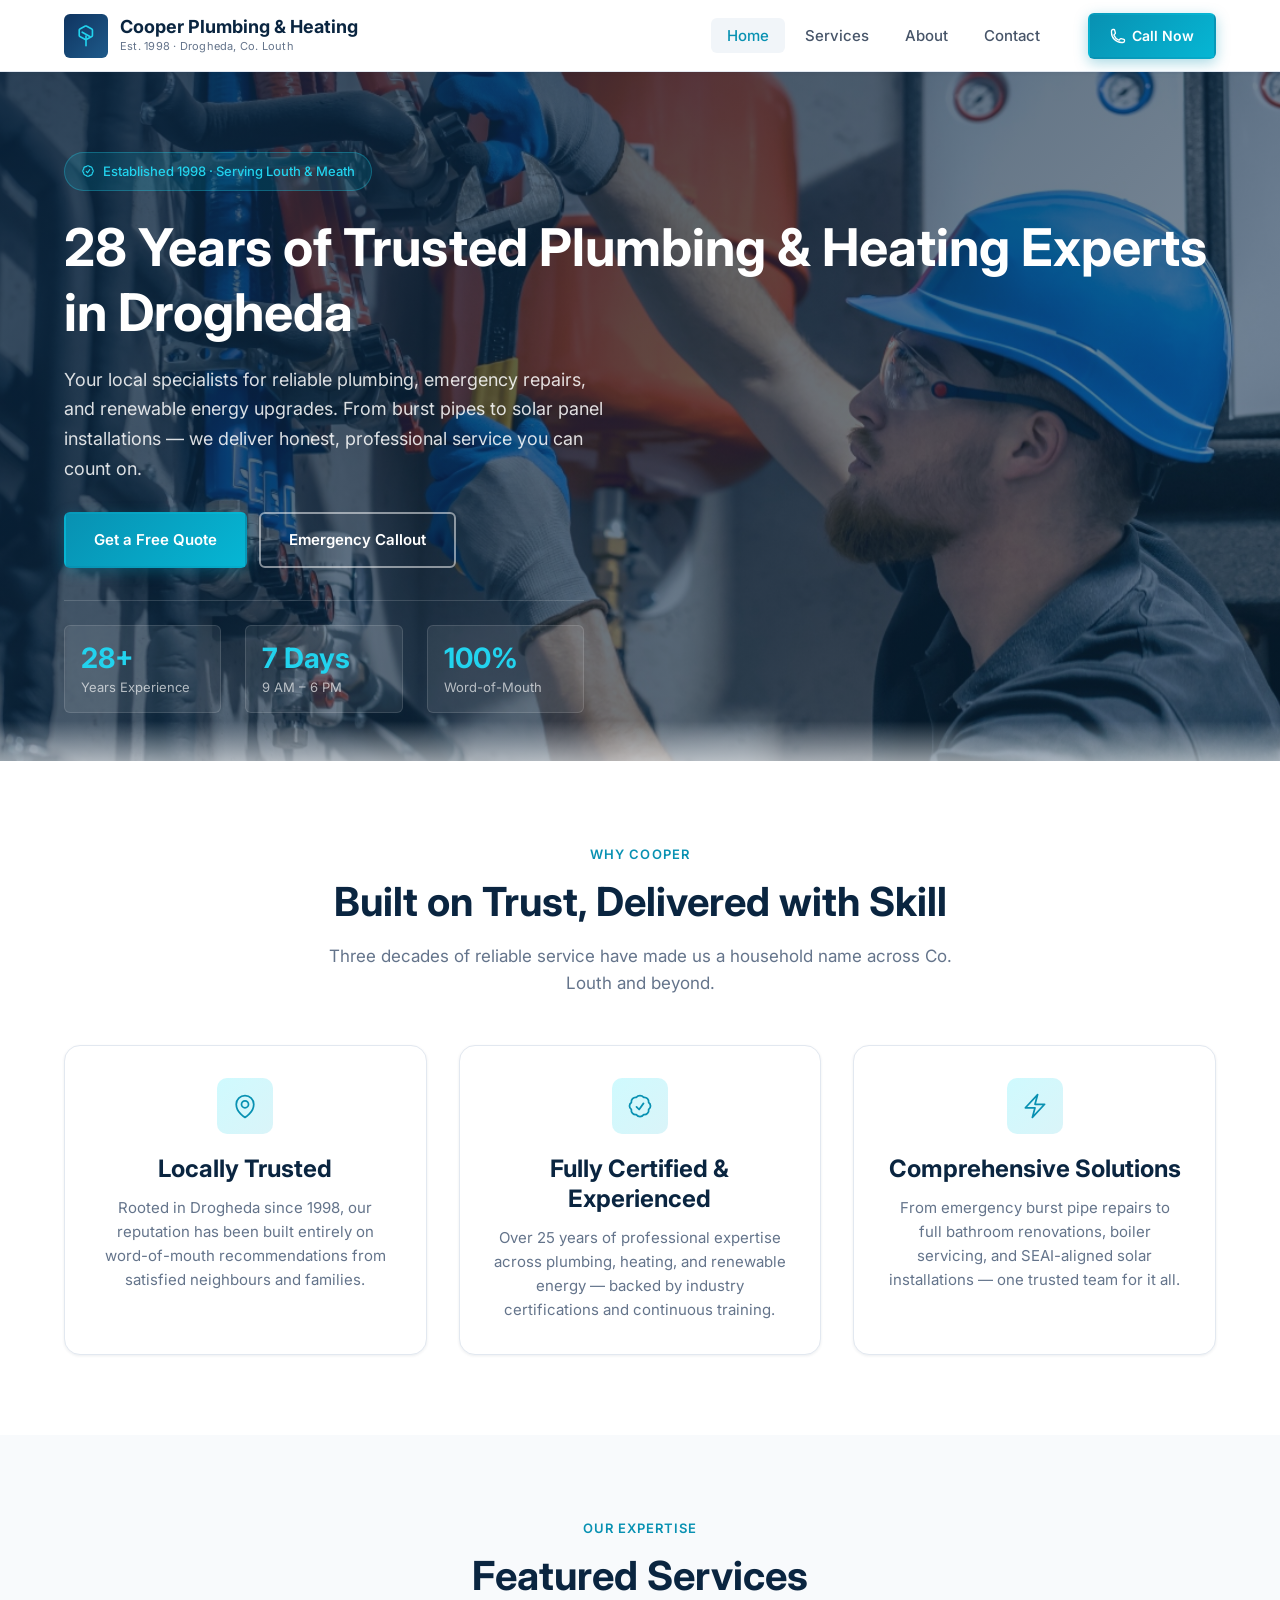
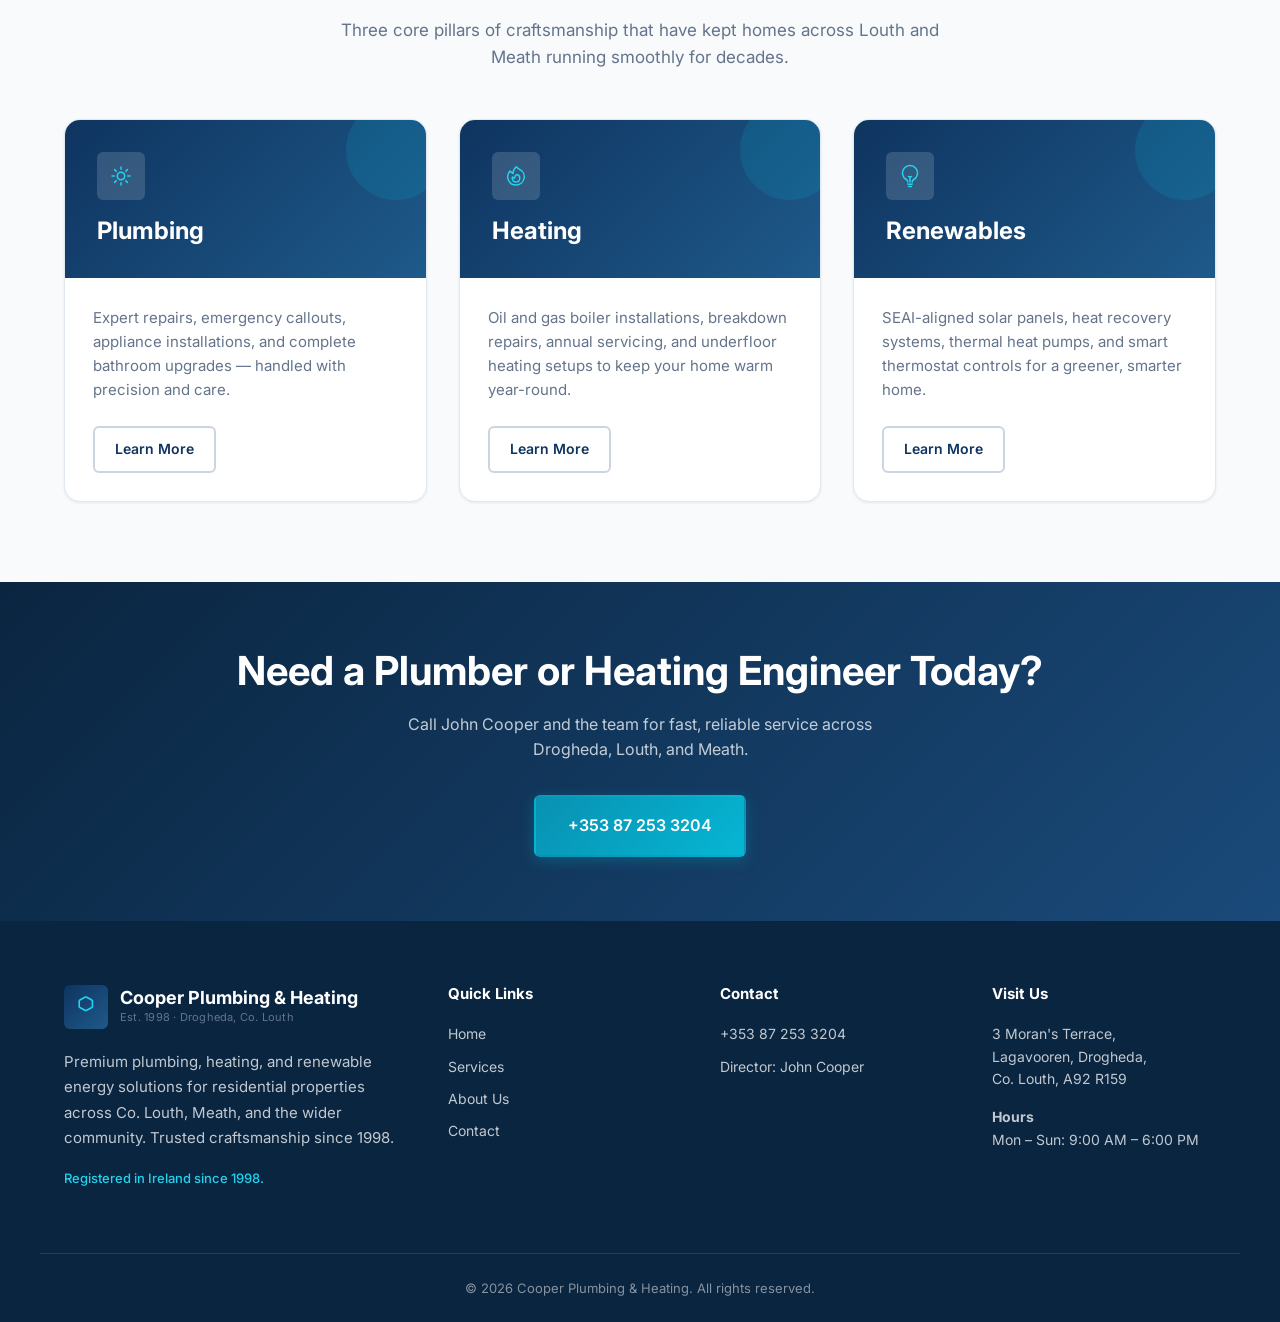
<file: index.html>
<!DOCTYPE html>
<html lang="en">
<head>
  <meta charset="UTF-8">
  <meta name="viewport" content="width=device-width, initial-scale=1.0, viewport-fit=cover">
  <meta name="description" content="Cooper Plumbing & Heating — Trusted plumbing, heating, and renewable energy experts serving Drogheda, Co. Louth for over 25 years.">
  <title>Cooper Plumbing & Heating | Drogheda Plumbing & Heating Experts</title>
  <link rel="preload" href="images/hero-plumbing.jpg" as="image" fetchpriority="high">
  <link rel="preconnect" href="https://fonts.googleapis.com">
  <link rel="preconnect" href="https://fonts.gstatic.com" crossorigin>
  <link href="https://fonts.googleapis.com/css2?family=Inter:wght@400;500;600;700&display=swap" rel="stylesheet">
  <link rel="stylesheet" href="css/styles.css">
</head>
<body>

  <header class="site-header">
    <div class="container header-inner">
      <a href="index.html" class="logo">
        <div class="logo-icon">
          <svg xmlns="http://www.w3.org/2000/svg" fill="none" viewBox="0 0 24 24" stroke-width="1.5" stroke="currentColor">
            <path stroke-linecap="round" stroke-linejoin="round" d="M11.42 15.17l-5.1-2.73a1 1 0 01-.58-.92V6.5a1 1 0 01.58-.92l5.1-2.73a1 1 0 01.84 0l5.1 2.73a1 1 0 01.58.92v5.02a1 1 0 01-.58.92l-5.1 2.73a1 1 0 01-.84 0z"/>
            <path stroke-linecap="round" stroke-linejoin="round" d="M12 12v9"/>
            <path stroke-linecap="round" stroke-linejoin="round" d="M8.5 8.5l7 4"/>
          </svg>
        </div>
        <div class="logo-text">
          <span class="logo-name">Cooper Plumbing & Heating</span>
          <span class="logo-tagline">Est. 1998 · Drogheda, Co. Louth</span>
        </div>
      </a>

      <nav class="main-nav">
        <ul class="nav-links">
          <li><a href="index.html" class="active">Home</a></li>
          <li><a href="services.html">Services</a></li>
          <li><a href="about.html">About</a></li>
          <li><a href="contact.html">Contact</a></li>
        </ul>
        <div class="header-cta">
          <a href="tel:+353872533204" class="btn btn-primary btn-sm">
            <svg xmlns="http://www.w3.org/2000/svg" fill="none" viewBox="0 0 24 24" stroke-width="2" stroke="currentColor">
              <path stroke-linecap="round" stroke-linejoin="round" d="M2.25 6.75c0 8.284 6.716 15 15 15h2.25a2.25 2.25 0 002.25-2.25v-1.372c0-.516-.351-.966-.852-1.091l-4.423-1.106c-.44-.11-.902.055-1.173.417l-.97 1.293c-.282.376-.769.542-1.21.38a12.035 12.035 0 01-7.143-7.143c-.162-.441.004-.928.38-1.21l1.293-.97c.363-.271.527-.734.417-1.173L6.963 3.102a1.125 1.125 0 00-1.091-.852H4.5A2.25 2.25 0 002.25 4.5v2.25z"/>
            </svg>
            Call Now
          </a>
        </div>
      </nav>

      <button class="mobile-toggle" aria-label="Toggle navigation" aria-expanded="false">
        <svg xmlns="http://www.w3.org/2000/svg" fill="none" viewBox="0 0 24 24" stroke-width="2" stroke="currentColor">
          <path stroke-linecap="round" stroke-linejoin="round" d="M3.75 6.75h16.5M3.75 12h16.5m-16.5 5.25h16.5"/>
        </svg>
      </button>
    </div>
  </header>

  <main>
    <section class="hero" aria-labelledby="hero-heading">
      <img
        src="images/hero-plumbing.jpg"
        alt=""
        class="hero-bg"
        width="1200"
        height="800"
        fetchpriority="high"
        decoding="async"
        aria-hidden="true">
      <div class="hero-overlay" aria-hidden="true"></div>
      <div class="container hero-content">
        <div class="hero-badge">
          <svg xmlns="http://www.w3.org/2000/svg" fill="none" viewBox="0 0 24 24" stroke-width="2" stroke="currentColor" aria-hidden="true">
            <path stroke-linecap="round" stroke-linejoin="round" d="M9 12.75L11.25 15 15 9.75M21 12c0 1.268-.63 2.39-1.593 3.068a3.745 3.745 0 01-1.043 3.296 3.745 3.745 0 01-3.296 1.043A3.745 3.745 0 0112 21c-1.268 0-2.39-.63-3.068-1.593a3.746 3.746 0 01-3.296-1.043 3.745 3.745 0 01-1.043-3.296A3.745 3.745 0 013 12c0-1.268.63-2.39 1.593-3.068a3.745 3.745 0 011.043-3.296 3.745 3.745 0 013.296-1.043A3.745 3.745 0 0112 3c1.268 0 2.39.63 3.068 1.593a3.746 3.746 0 013.296 1.043 3.746 3.746 0 011.043 3.296A3.745 3.745 0 0121 12z"/>
          </svg>
          Established 1998 · Serving Louth &amp; Meath
        </div>
        <h1 id="hero-heading">28 Years of Trusted Plumbing &amp; Heating Experts in Drogheda</h1>
        <p class="hero-sub">Your local specialists for reliable plumbing, emergency repairs, and renewable energy upgrades. From burst pipes to solar panel installations — we deliver honest, professional service you can count on.</p>
        <div class="hero-actions">
          <a href="contact.html" class="btn btn-primary">Get a Free Quote</a>
          <a href="tel:+353872533204" class="btn btn-secondary">Emergency Callout</a>
        </div>
        <div class="hero-stats">
          <div class="hero-stat">
            <strong>28+</strong>
            <span>Years Experience</span>
          </div>
          <div class="hero-stat">
            <strong>7 Days</strong>
            <span>9 AM – 6 PM</span>
          </div>
          <div class="hero-stat">
            <strong>100%</strong>
            <span>Word-of-Mouth</span>
          </div>
        </div>
      </div>
    </section>

    <section class="value-props">
      <div class="container">
        <div class="section-header">
          <span class="section-label">Why Cooper</span>
          <h2>Built on Trust, Delivered with Skill</h2>
          <p>Three decades of reliable service have made us a household name across Co. Louth and beyond.</p>
        </div>
        <div class="props-grid">
          <div class="prop-card">
            <div class="prop-icon">
              <svg xmlns="http://www.w3.org/2000/svg" fill="none" viewBox="0 0 24 24" stroke-width="1.5" stroke="currentColor">
                <path stroke-linecap="round" stroke-linejoin="round" d="M15 10.5a3 3 0 11-6 0 3 3 0 016 0z"/>
                <path stroke-linecap="round" stroke-linejoin="round" d="M19.5 10.5c0 7.142-7.5 11.25-7.5 11.25S4.5 17.642 4.5 10.5a7.5 7.5 0 1115 0z"/>
              </svg>
            </div>
            <h3>Locally Trusted</h3>
            <p>Rooted in Drogheda since 1998, our reputation has been built entirely on word-of-mouth recommendations from satisfied neighbours and families.</p>
          </div>
          <div class="prop-card">
            <div class="prop-icon">
              <svg xmlns="http://www.w3.org/2000/svg" fill="none" viewBox="0 0 24 24" stroke-width="1.5" stroke="currentColor">
                <path stroke-linecap="round" stroke-linejoin="round" d="M9 12.75L11.25 15 15 9.75M21 12c0 1.268-.63 2.39-1.593 3.068a3.745 3.745 0 01-1.043 3.296 3.745 3.745 0 01-3.296 1.043A3.745 3.745 0 0112 21c-1.268 0-2.39-.63-3.068-1.593a3.746 3.746 0 01-3.296-1.043 3.745 3.745 0 01-1.043-3.296A3.745 3.745 0 013 12c0-1.268.63-2.39 1.593-3.068a3.745 3.745 0 011.043-3.296 3.745 3.745 0 013.296-1.043A3.745 3.745 0 0112 3c1.268 0 2.39.63 3.068 1.593a3.746 3.746 0 013.296 1.043 3.746 3.746 0 011.043 3.296A3.745 3.745 0 0121 12z"/>
              </svg>
            </div>
            <h3>Fully Certified &amp; Experienced</h3>
            <p>Over 25 years of professional expertise across plumbing, heating, and renewable energy — backed by industry certifications and continuous training.</p>
          </div>
          <div class="prop-card">
            <div class="prop-icon">
              <svg xmlns="http://www.w3.org/2000/svg" fill="none" viewBox="0 0 24 24" stroke-width="1.5" stroke="currentColor">
                <path stroke-linecap="round" stroke-linejoin="round" d="M3.75 13.5l10.5-11.25L12 10.5h8.25L9.75 21.75 12 13.5H3.75z"/>
              </svg>
            </div>
            <h3>Comprehensive Solutions</h3>
            <p>From emergency burst pipe repairs to full bathroom renovations, boiler servicing, and SEAI-aligned solar installations — one trusted team for it all.</p>
          </div>
        </div>
      </div>
    </section>

    <section class="featured-services">
      <div class="container">
        <div class="section-header">
          <span class="section-label">Our Expertise</span>
          <h2>Featured Services</h2>
          <p>Three core pillars of craftsmanship that have kept homes across Louth and Meath running smoothly for decades.</p>
        </div>
        <div class="services-grid">
          <article class="service-card">
            <div class="service-card-header">
              <div class="service-card-icon">
                <svg xmlns="http://www.w3.org/2000/svg" fill="none" viewBox="0 0 24 24" stroke-width="1.5" stroke="currentColor">
                  <path stroke-linecap="round" stroke-linejoin="round" d="M12 3v2.25m6.364.386l-1.591 1.591M21 12h-2.25m-.386 6.364l-1.591-1.591M12 18.75V21m-4.773-4.227l-1.591 1.591M5.25 12H3m4.227-4.773L5.636 5.636M15.75 12a3.75 3.75 0 11-7.5 0 3.75 3.75 0 017.5 0z"/>
                </svg>
              </div>
              <h3>Plumbing</h3>
            </div>
            <div class="service-card-body">
              <p>Expert repairs, emergency callouts, appliance installations, and complete bathroom upgrades — handled with precision and care.</p>
              <a href="services.html#plumbing" class="btn btn-outline btn-sm">Learn More</a>
            </div>
          </article>

          <article class="service-card">
            <div class="service-card-header">
              <div class="service-card-icon">
                <svg xmlns="http://www.w3.org/2000/svg" fill="none" viewBox="0 0 24 24" stroke-width="1.5" stroke="currentColor">
                  <path stroke-linecap="round" stroke-linejoin="round" d="M15.362 5.214A8.252 8.252 0 0112 21 8.25 8.25 0 016.038 7.048 8.287 8.287 0 009 9.6a8.983 8.983 0 013.361-6.867 8.21 8.21 0 003 2.48z"/>
                  <path stroke-linecap="round" stroke-linejoin="round" d="M12 18a3.75 3.75 0 00.495-7.467 5.99 5.99 0 00-1.925 3.546 5.974 5.974 0 01-2.133-1A3.75 3.75 0 0012 18z"/>
                </svg>
              </div>
              <h3>Heating</h3>
            </div>
            <div class="service-card-body">
              <p>Oil and gas boiler installations, breakdown repairs, annual servicing, and underfloor heating setups to keep your home warm year-round.</p>
              <a href="services.html#heating" class="btn btn-outline btn-sm">Learn More</a>
            </div>
          </article>

          <article class="service-card">
            <div class="service-card-header">
              <div class="service-card-icon">
                <svg xmlns="http://www.w3.org/2000/svg" fill="none" viewBox="0 0 24 24" stroke-width="1.5" stroke="currentColor">
                  <path stroke-linecap="round" stroke-linejoin="round" d="M12 18v-5.25m0 0a6.01 6.01 0 001.5-.189m-1.5.189a6.01 6.01 0 01-1.5-.189m3.75 7.478a12.06 12.06 0 01-4.5 0m3.75 2.383a14.406 14.406 0 01-3 0M14.25 18v-.192c0-.983.658-1.823 1.508-2.316a7.5 7.5 0 10-7.517 0c.85.493 1.509 1.333 1.509 2.316V18"/>
                </svg>
              </div>
              <h3>Renewables</h3>
            </div>
            <div class="service-card-body">
              <p>SEAI-aligned solar panels, heat recovery systems, thermal heat pumps, and smart thermostat controls for a greener, smarter home.</p>
              <a href="services.html#renewables" class="btn btn-outline btn-sm">Learn More</a>
            </div>
          </article>
        </div>
      </div>
    </section>

    <section class="cta-banner">
      <div class="container">
        <h2>Need a Plumber or Heating Engineer Today?</h2>
        <p>Call John Cooper and the team for fast, reliable service across Drogheda, Louth, and Meath.</p>
        <a href="tel:+353872533204" class="btn btn-primary">+353 87 253 3204</a>
      </div>
    </section>
  </main>

  <footer class="site-footer">
    <div class="container footer-grid">
      <div class="footer-brand">
        <a href="index.html" class="logo">
          <div class="logo-icon">
            <svg xmlns="http://www.w3.org/2000/svg" fill="none" viewBox="0 0 24 24" stroke-width="1.5" stroke="currentColor">
              <path stroke-linecap="round" stroke-linejoin="round" d="M11.42 15.17l-5.1-2.73a1 1 0 01-.58-.92V6.5a1 1 0 01.58-.92l5.1-2.73a1 1 0 01.84 0l5.1 2.73a1 1 0 01.58.92v5.02a1 1 0 01-.58.92l-5.1 2.73a1 1 0 01-.84 0z"/>
            </svg>
          </div>
          <div class="logo-text">
            <span class="logo-name">Cooper Plumbing & Heating</span>
            <span class="logo-tagline">Est. 1998 · Drogheda, Co. Louth</span>
          </div>
        </a>
        <p>Premium plumbing, heating, and renewable energy solutions for residential properties across Co. Louth, Meath, and the wider community. Trusted craftsmanship since 1998.</p>
        <p class="registered">Registered in Ireland since 1998.</p>
      </div>

      <div class="footer-col">
        <h4>Quick Links</h4>
        <ul>
          <li><a href="index.html">Home</a></li>
          <li><a href="services.html">Services</a></li>
          <li><a href="about.html">About Us</a></li>
          <li><a href="contact.html">Contact</a></li>
        </ul>
      </div>

      <div class="footer-col">
        <h4>Contact</h4>
        <ul>
          <li><a href="tel:+353872533204">+353 87 253 3204</a></li>
          <li>Director: John Cooper</li>
        </ul>
      </div>

      <div class="footer-col">
        <h4>Visit Us</h4>
        <p>3 Moran's Terrace,<br>Lagavooren, Drogheda,<br>Co. Louth, A92 R159</p>
        <p style="margin-top: 1rem;"><strong>Hours</strong><br>Mon – Sun: 9:00 AM – 6:00 PM</p>
      </div>
    </div>
    <div class="footer-bottom">
      <div class="container">
        <p>&copy; 2026 Cooper Plumbing & Heating. All rights reserved.</p>
      </div>
    </div>
  </footer>

  <aside class="mobile-call-bar" aria-label="Quick contact">
    <a href="tel:+353872533204" class="mobile-call-bar-btn mobile-call-bar-btn--primary">
      <svg xmlns="http://www.w3.org/2000/svg" fill="none" viewBox="0 0 24 24" stroke-width="2" stroke="currentColor" aria-hidden="true">
        <path stroke-linecap="round" stroke-linejoin="round" d="M2.25 6.75c0 8.284 6.716 15 15 15h2.25a2.25 2.25 0 002.25-2.25v-1.372c0-.516-.351-.966-.852-1.091l-4.423-1.106c-.44-.11-.902.055-1.173.417l-.97 1.293c-.282.376-.769.542-1.21.38a12.035 12.035 0 01-7.143-7.143c-.162-.441.004-.928.38-1.21l1.293-.97c.363-.271.527-.734.417-1.173L6.963 3.102a1.125 1.125 0 00-1.091-.852H4.5A2.25 2.25 0 002.25 4.5v2.25z"/>
      </svg>
      Call Now
    </a>
    <a href="contact.html" class="mobile-call-bar-btn mobile-call-bar-btn--secondary">Get Quote</a>
  </aside>

  <script src="js/main.js"></script>
</body>
</html>
</file>
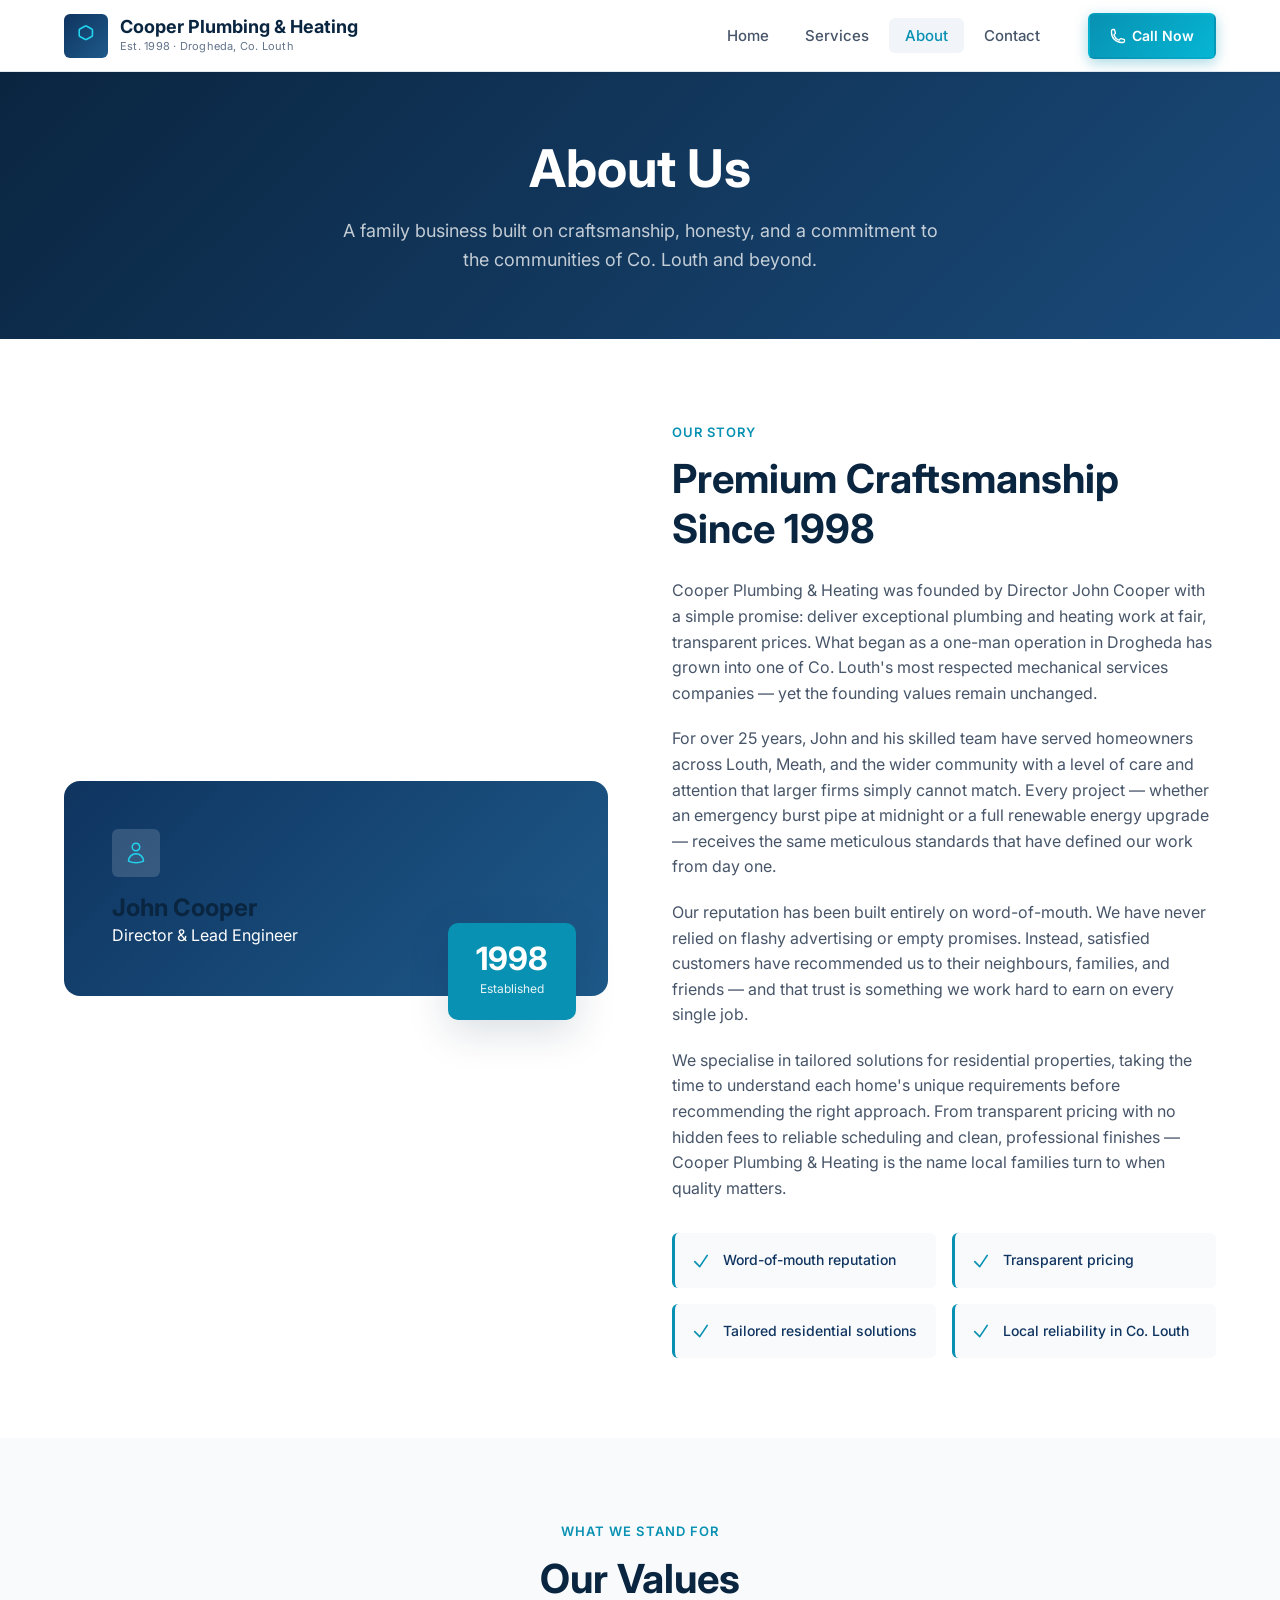
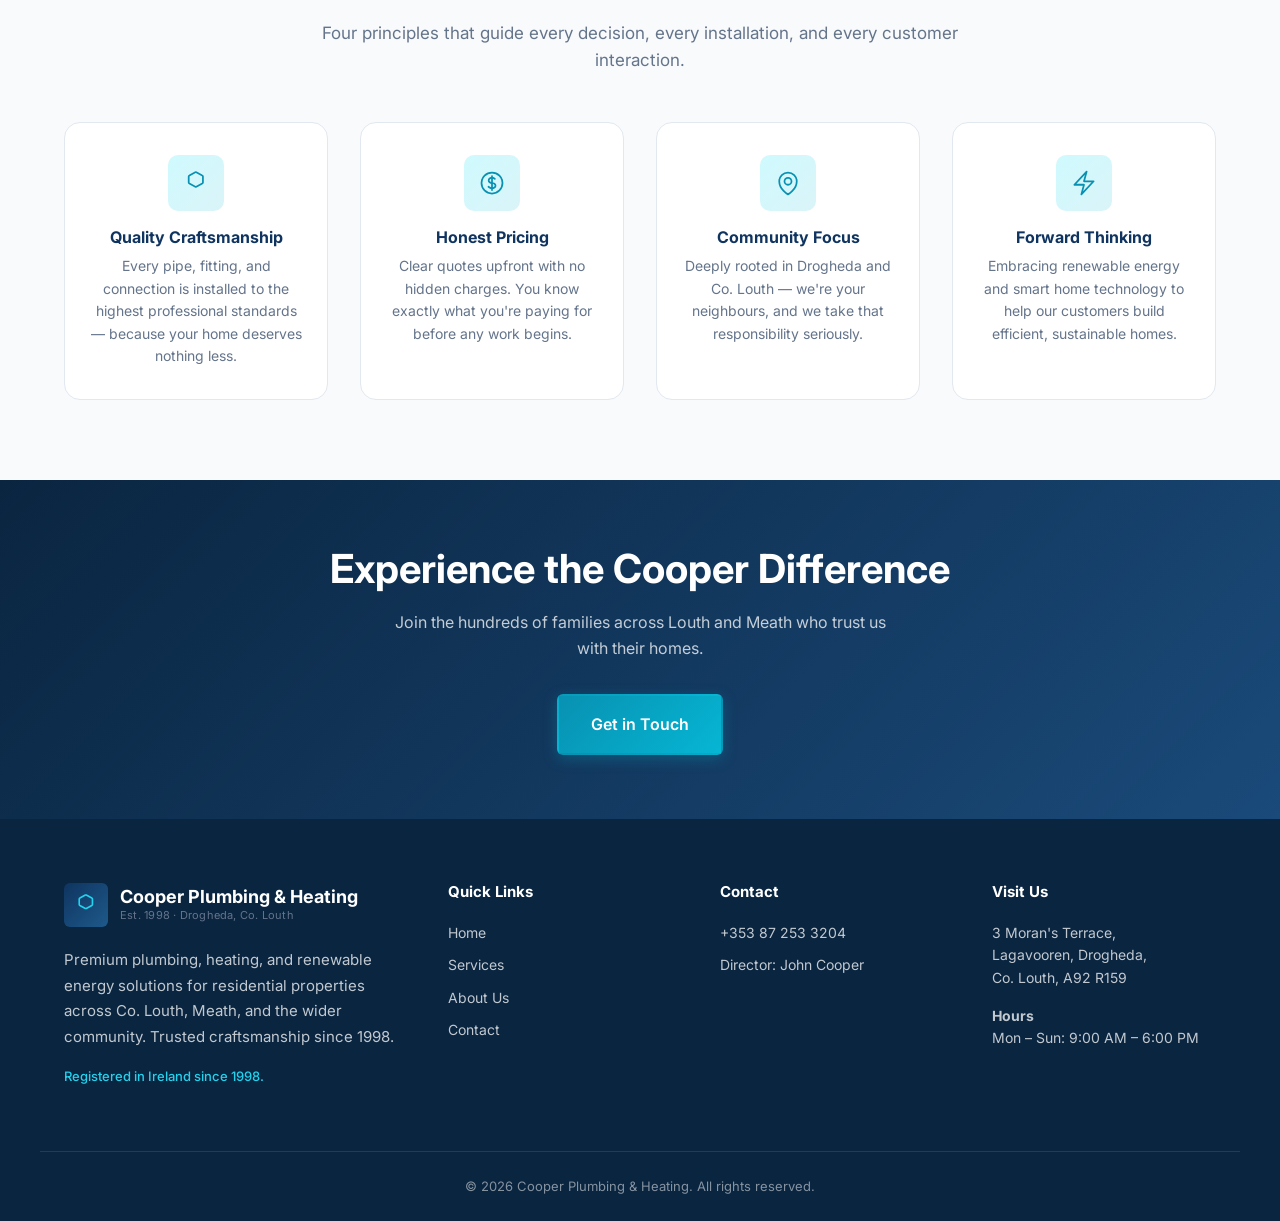
<file: about.html>
<!DOCTYPE html>
<html lang="en">
<head>
  <meta charset="UTF-8">
  <meta name="viewport" content="width=device-width, initial-scale=1.0, viewport-fit=cover">
  <meta name="description" content="Learn about Cooper Plumbing & Heating — over 25 years of trusted craftsmanship in Drogheda, Co. Louth, led by Director John Cooper.">
  <title>About Us | Cooper Plumbing & Heating</title>
  <link rel="preconnect" href="https://fonts.googleapis.com">
  <link rel="preconnect" href="https://fonts.gstatic.com" crossorigin>
  <link href="https://fonts.googleapis.com/css2?family=Inter:wght@400;500;600;700&display=swap" rel="stylesheet">
  <link rel="stylesheet" href="css/styles.css">
</head>
<body>

  <header class="site-header">
    <div class="container header-inner">
      <a href="index.html" class="logo">
        <div class="logo-icon">
          <svg xmlns="http://www.w3.org/2000/svg" fill="none" viewBox="0 0 24 24" stroke-width="1.5" stroke="currentColor">
            <path stroke-linecap="round" stroke-linejoin="round" d="M11.42 15.17l-5.1-2.73a1 1 0 01-.58-.92V6.5a1 1 0 01.58-.92l5.1-2.73a1 1 0 01.84 0l5.1 2.73a1 1 0 01.58.92v5.02a1 1 0 01-.58.92l-5.1 2.73a1 1 0 01-.84 0z"/>
          </svg>
        </div>
        <div class="logo-text">
          <span class="logo-name">Cooper Plumbing & Heating</span>
          <span class="logo-tagline">Est. 1998 · Drogheda, Co. Louth</span>
        </div>
      </a>

      <nav class="main-nav">
        <ul class="nav-links">
          <li><a href="index.html">Home</a></li>
          <li><a href="services.html">Services</a></li>
          <li><a href="about.html" class="active">About</a></li>
          <li><a href="contact.html">Contact</a></li>
        </ul>
        <div class="header-cta">
          <a href="tel:+353872533204" class="btn btn-primary btn-sm">
            <svg xmlns="http://www.w3.org/2000/svg" fill="none" viewBox="0 0 24 24" stroke-width="2" stroke="currentColor">
              <path stroke-linecap="round" stroke-linejoin="round" d="M2.25 6.75c0 8.284 6.716 15 15 15h2.25a2.25 2.25 0 002.25-2.25v-1.372c0-.516-.351-.966-.852-1.091l-4.423-1.106c-.44-.11-.902.055-1.173.417l-.97 1.293c-.282.376-.769.542-1.21.38a12.035 12.035 0 01-7.143-7.143c-.162-.441.004-.928.38-1.21l1.293-.97c.363-.271.527-.734.417-1.173L6.963 3.102a1.125 1.125 0 00-1.091-.852H4.5A2.25 2.25 0 002.25 4.5v2.25z"/>
            </svg>
            Call Now
          </a>
        </div>
      </nav>

      <button class="mobile-toggle" aria-label="Toggle navigation" aria-expanded="false">
        <svg xmlns="http://www.w3.org/2000/svg" fill="none" viewBox="0 0 24 24" stroke-width="2" stroke="currentColor">
          <path stroke-linecap="round" stroke-linejoin="round" d="M3.75 6.75h16.5M3.75 12h16.5m-16.5 5.25h16.5"/>
        </svg>
      </button>
    </div>
  </header>

  <main>
    <section class="page-hero">
      <div class="container">
        <h1>About Us</h1>
        <p>A family business built on craftsmanship, honesty, and a commitment to the communities of Co. Louth and beyond.</p>
      </div>
    </section>

    <section class="about-intro">
      <div class="container about-grid">
        <div class="about-image">
          <div class="service-card-icon">
            <svg xmlns="http://www.w3.org/2000/svg" fill="none" viewBox="0 0 24 24" stroke-width="1.5" stroke="currentColor">
              <path stroke-linecap="round" stroke-linejoin="round" d="M15.75 6a3.75 3.75 0 11-7.5 0 3.75 3.75 0 017.5 0zM4.501 20.118a7.5 7.5 0 0114.998 0A17.933 17.933 0 0112 21.75c-2.676 0-5.216-.584-7.499-1.632z"/>
            </svg>
          </div>
          <h3>John Cooper</h3>
          <p>Director &amp; Lead Engineer</p>
          <div class="about-image-badge">
            <strong>1998</strong>
            <span>Established</span>
          </div>
        </div>

        <div class="about-content">
          <span class="section-label">Our Story</span>
          <h2>Premium Craftsmanship Since 1998</h2>
          <p>Cooper Plumbing & Heating was founded by Director John Cooper with a simple promise: deliver exceptional plumbing and heating work at fair, transparent prices. What began as a one-man operation in Drogheda has grown into one of Co. Louth's most respected mechanical services companies — yet the founding values remain unchanged.</p>
          <p>For over 25 years, John and his skilled team have served homeowners across Louth, Meath, and the wider community with a level of care and attention that larger firms simply cannot match. Every project — whether an emergency burst pipe at midnight or a full renewable energy upgrade — receives the same meticulous standards that have defined our work from day one.</p>
          <p>Our reputation has been built entirely on word-of-mouth. We have never relied on flashy advertising or empty promises. Instead, satisfied customers have recommended us to their neighbours, families, and friends — and that trust is something we work hard to earn on every single job.</p>
          <p>We specialise in tailored solutions for residential properties, taking the time to understand each home's unique requirements before recommending the right approach. From transparent pricing with no hidden fees to reliable scheduling and clean, professional finishes — Cooper Plumbing & Heating is the name local families turn to when quality matters.</p>

          <div class="about-highlights">
            <div class="about-highlight">
              <svg xmlns="http://www.w3.org/2000/svg" fill="none" viewBox="0 0 24 24" stroke-width="2" stroke="currentColor"><path stroke-linecap="round" stroke-linejoin="round" d="M4.5 12.75l6 6 9-13.5"/></svg>
              <span>Word-of-mouth reputation</span>
            </div>
            <div class="about-highlight">
              <svg xmlns="http://www.w3.org/2000/svg" fill="none" viewBox="0 0 24 24" stroke-width="2" stroke="currentColor"><path stroke-linecap="round" stroke-linejoin="round" d="M4.5 12.75l6 6 9-13.5"/></svg>
              <span>Transparent pricing</span>
            </div>
            <div class="about-highlight">
              <svg xmlns="http://www.w3.org/2000/svg" fill="none" viewBox="0 0 24 24" stroke-width="2" stroke="currentColor"><path stroke-linecap="round" stroke-linejoin="round" d="M4.5 12.75l6 6 9-13.5"/></svg>
              <span>Tailored residential solutions</span>
            </div>
            <div class="about-highlight">
              <svg xmlns="http://www.w3.org/2000/svg" fill="none" viewBox="0 0 24 24" stroke-width="2" stroke="currentColor"><path stroke-linecap="round" stroke-linejoin="round" d="M4.5 12.75l6 6 9-13.5"/></svg>
              <span>Local reliability in Co. Louth</span>
            </div>
          </div>
        </div>
      </div>
    </section>

    <section class="values-section">
      <div class="container">
        <div class="section-header">
          <span class="section-label">What We Stand For</span>
          <h2>Our Values</h2>
          <p>Four principles that guide every decision, every installation, and every customer interaction.</p>
        </div>
        <div class="values-grid">
          <div class="value-item">
            <div class="prop-icon">
              <svg xmlns="http://www.w3.org/2000/svg" fill="none" viewBox="0 0 24 24" stroke-width="1.5" stroke="currentColor">
                <path stroke-linecap="round" stroke-linejoin="round" d="M11.42 15.17l-5.1-2.73a1 1 0 01-.58-.92V6.5a1 1 0 01.58-.92l5.1-2.73a1 1 0 01.84 0l5.1 2.73a1 1 0 01.58.92v5.02a1 1 0 01-.58.92l-5.1 2.73a1 1 0 01-.84 0z"/>
              </svg>
            </div>
            <h4>Quality Craftsmanship</h4>
            <p>Every pipe, fitting, and connection is installed to the highest professional standards — because your home deserves nothing less.</p>
          </div>
          <div class="value-item">
            <div class="prop-icon">
              <svg xmlns="http://www.w3.org/2000/svg" fill="none" viewBox="0 0 24 24" stroke-width="1.5" stroke="currentColor">
                <path stroke-linecap="round" stroke-linejoin="round" d="M12 6v12m-3-2.818l.879.659c1.171.879 3.07.879 4.242 0 1.172-.879 1.172-2.303 0-3.182C13.536 12.219 12.768 12 12 12c-.725 0-1.45-.22-2.003-.659-1.106-.879-1.106-2.303 0-3.182s2.9-.879 4.006 0l.415.33M21 12a9 9 0 11-18 0 9 9 0 0118 0z"/>
              </svg>
            </div>
            <h4>Honest Pricing</h4>
            <p>Clear quotes upfront with no hidden charges. You know exactly what you're paying for before any work begins.</p>
          </div>
          <div class="value-item">
            <div class="prop-icon">
              <svg xmlns="http://www.w3.org/2000/svg" fill="none" viewBox="0 0 24 24" stroke-width="1.5" stroke="currentColor">
                <path stroke-linecap="round" stroke-linejoin="round" d="M15 10.5a3 3 0 11-6 0 3 3 0 016 0z"/>
                <path stroke-linecap="round" stroke-linejoin="round" d="M19.5 10.5c0 7.142-7.5 11.25-7.5 11.25S4.5 17.642 4.5 10.5a7.5 7.5 0 1115 0z"/>
              </svg>
            </div>
            <h4>Community Focus</h4>
            <p>Deeply rooted in Drogheda and Co. Louth — we're your neighbours, and we take that responsibility seriously.</p>
          </div>
          <div class="value-item">
            <div class="prop-icon">
              <svg xmlns="http://www.w3.org/2000/svg" fill="none" viewBox="0 0 24 24" stroke-width="1.5" stroke="currentColor">
                <path stroke-linecap="round" stroke-linejoin="round" d="M3.75 13.5l10.5-11.25L12 10.5h8.25L9.75 21.75 12 13.5H3.75z"/>
              </svg>
            </div>
            <h4>Forward Thinking</h4>
            <p>Embracing renewable energy and smart home technology to help our customers build efficient, sustainable homes.</p>
          </div>
        </div>
      </div>
    </section>

    <section class="cta-banner">
      <div class="container">
        <h2>Experience the Cooper Difference</h2>
        <p>Join the hundreds of families across Louth and Meath who trust us with their homes.</p>
        <a href="contact.html" class="btn btn-primary">Get in Touch</a>
      </div>
    </section>
  </main>

  <footer class="site-footer">
    <div class="container footer-grid">
      <div class="footer-brand">
        <a href="index.html" class="logo">
          <div class="logo-icon">
            <svg xmlns="http://www.w3.org/2000/svg" fill="none" viewBox="0 0 24 24" stroke-width="1.5" stroke="currentColor">
              <path stroke-linecap="round" stroke-linejoin="round" d="M11.42 15.17l-5.1-2.73a1 1 0 01-.58-.92V6.5a1 1 0 01.58-.92l5.1-2.73a1 1 0 01.84 0l5.1 2.73a1 1 0 01.58.92v5.02a1 1 0 01-.58.92l-5.1 2.73a1 1 0 01-.84 0z"/>
            </svg>
          </div>
          <div class="logo-text">
            <span class="logo-name">Cooper Plumbing & Heating</span>
            <span class="logo-tagline">Est. 1998 · Drogheda, Co. Louth</span>
          </div>
        </a>
        <p>Premium plumbing, heating, and renewable energy solutions for residential properties across Co. Louth, Meath, and the wider community. Trusted craftsmanship since 1998.</p>
        <p class="registered">Registered in Ireland since 1998.</p>
      </div>

      <div class="footer-col">
        <h4>Quick Links</h4>
        <ul>
          <li><a href="index.html">Home</a></li>
          <li><a href="services.html">Services</a></li>
          <li><a href="about.html">About Us</a></li>
          <li><a href="contact.html">Contact</a></li>
        </ul>
      </div>

      <div class="footer-col">
        <h4>Contact</h4>
        <ul>
          <li><a href="tel:+353872533204">+353 87 253 3204</a></li>
          <li>Director: John Cooper</li>
        </ul>
      </div>

      <div class="footer-col">
        <h4>Visit Us</h4>
        <p>3 Moran's Terrace,<br>Lagavooren, Drogheda,<br>Co. Louth, A92 R159</p>
        <p style="margin-top: 1rem;"><strong>Hours</strong><br>Mon – Sun: 9:00 AM – 6:00 PM</p>
      </div>
    </div>
    <div class="footer-bottom">
      <div class="container">
        <p>&copy; 2026 Cooper Plumbing & Heating. All rights reserved.</p>
      </div>
    </div>
  </footer>

  <aside class="mobile-call-bar" aria-label="Quick contact">
    <a href="tel:+353872533204" class="mobile-call-bar-btn mobile-call-bar-btn--primary">
      <svg xmlns="http://www.w3.org/2000/svg" fill="none" viewBox="0 0 24 24" stroke-width="2" stroke="currentColor" aria-hidden="true">
        <path stroke-linecap="round" stroke-linejoin="round" d="M2.25 6.75c0 8.284 6.716 15 15 15h2.25a2.25 2.25 0 002.25-2.25v-1.372c0-.516-.351-.966-.852-1.091l-4.423-1.106c-.44-.11-.902.055-1.173.417l-.97 1.293c-.282.376-.769.542-1.21.38a12.035 12.035 0 01-7.143-7.143c-.162-.441.004-.928.38-1.21l1.293-.97c.363-.271.527-.734.417-1.173L6.963 3.102a1.125 1.125 0 00-1.091-.852H4.5A2.25 2.25 0 002.25 4.5v2.25z"/>
      </svg>
      Call Now
    </a>
    <a href="contact.html" class="mobile-call-bar-btn mobile-call-bar-btn--secondary">Get Quote</a>
  </aside>

  <script src="js/main.js"></script>
</body>
</html>
</file>
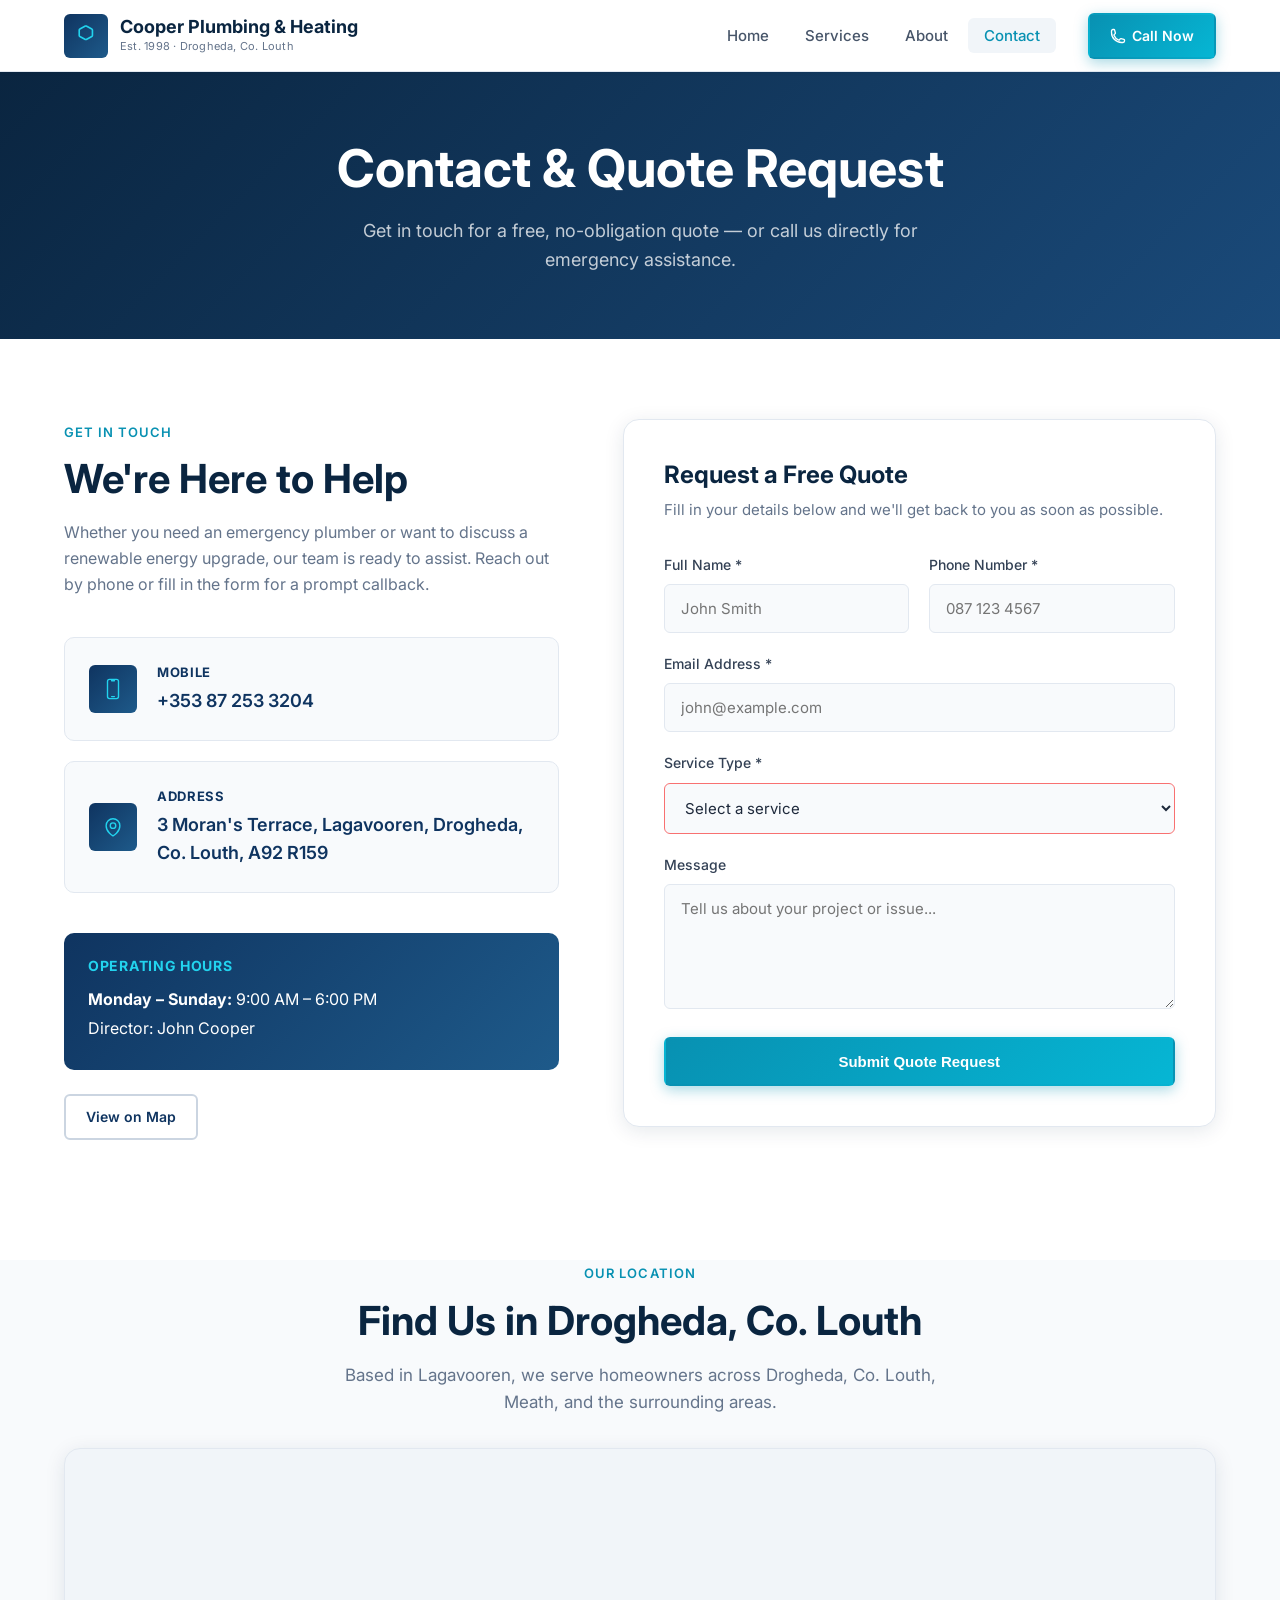
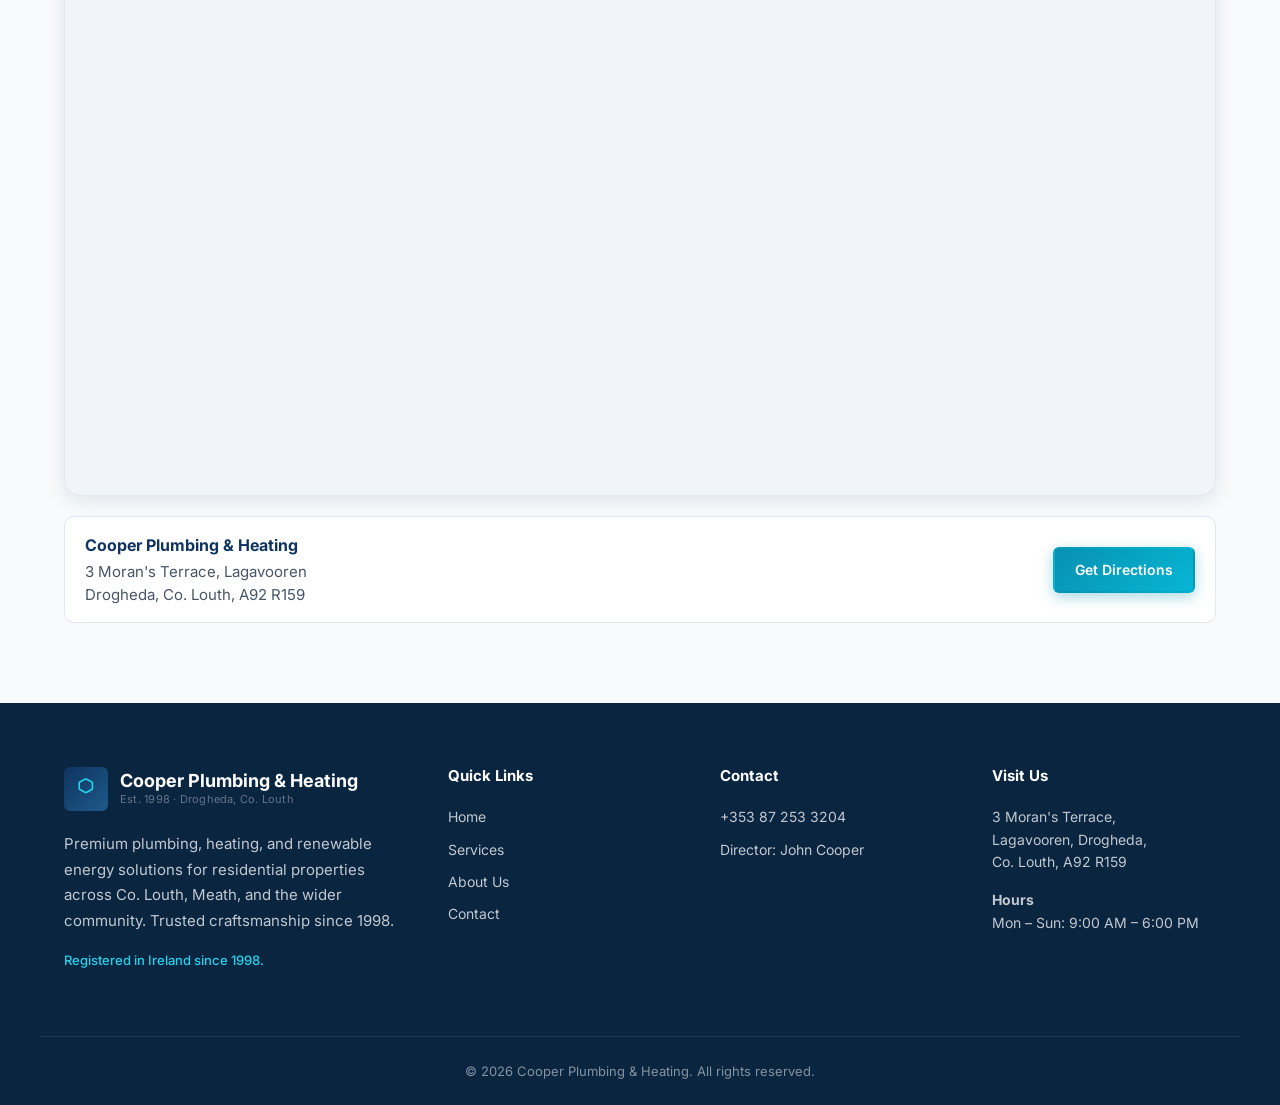
<file: contact.html>
<!DOCTYPE html>
<html lang="en-IE">
<head>
  <meta charset="UTF-8">
  <meta name="viewport" content="width=device-width, initial-scale=1.0, viewport-fit=cover">
  <meta name="description" content="Contact Cooper Plumbing & Heating for a free quote. Call +353 87 253 3204. Serving Drogheda, Co. Louth.">
  <title>Contact | Cooper Plumbing & Heating</title>
  <link rel="preconnect" href="https://fonts.googleapis.com">
  <link rel="preconnect" href="https://fonts.gstatic.com" crossorigin>
  <link href="https://fonts.googleapis.com/css2?family=Inter:wght@400;500;600;700&display=swap" rel="stylesheet">
  <link rel="stylesheet" href="css/styles.css">
</head>
<body>

  <a href="#main-content" class="skip-link">Skip to main content</a>

  <header class="site-header" role="banner">
    <div class="container header-inner">
      <a href="index.html" class="logo" aria-label="Cooper Plumbing and Heating — Home">
        <div class="logo-icon" aria-hidden="true">
          <svg xmlns="http://www.w3.org/2000/svg" fill="none" viewBox="0 0 24 24" stroke-width="1.5" stroke="currentColor">
            <path stroke-linecap="round" stroke-linejoin="round" d="M11.42 15.17l-5.1-2.73a1 1 0 01-.58-.92V6.5a1 1 0 01.58-.92l5.1-2.73a1 1 0 01.84 0l5.1 2.73a1 1 0 01.58.92v5.02a1 1 0 01-.58.92l-5.1 2.73a1 1 0 01-.84 0z"/>
          </svg>
        </div>
        <div class="logo-text">
          <span class="logo-name">Cooper Plumbing & Heating</span>
          <span class="logo-tagline">Est. 1998 · Drogheda, Co. Louth</span>
        </div>
      </a>

      <nav id="primary-nav" class="main-nav" aria-label="Primary navigation">
        <ul class="nav-links" role="list">
          <li><a href="index.html">Home</a></li>
          <li><a href="services.html">Services</a></li>
          <li><a href="about.html">About</a></li>
          <li><a href="contact.html" class="active" aria-current="page">Contact</a></li>
        </ul>
        <div class="header-cta">
          <a href="tel:+353872533204" class="btn btn-primary btn-sm">
            <svg xmlns="http://www.w3.org/2000/svg" fill="none" viewBox="0 0 24 24" stroke-width="2" stroke="currentColor" aria-hidden="true">
              <path stroke-linecap="round" stroke-linejoin="round" d="M2.25 6.75c0 8.284 6.716 15 15 15h2.25a2.25 2.25 0 002.25-2.25v-1.372c0-.516-.351-.966-.852-1.091l-4.423-1.106c-.44-.11-.902.055-1.173.417l-.97 1.293c-.282.376-.769.542-1.21.38a12.035 12.035 0 01-7.143-7.143c-.162-.441.004-.928.38-1.21l1.293-.97c.363-.271.527-.734.417-1.173L6.963 3.102a1.125 1.125 0 00-1.091-.852H4.5A2.25 2.25 0 002.25 4.5v2.25z"/>
            </svg>
            Call Now
          </a>
        </div>
      </nav>

      <button class="mobile-toggle" type="button" aria-label="Toggle navigation menu" aria-expanded="false" aria-controls="primary-nav">
        <svg xmlns="http://www.w3.org/2000/svg" fill="none" viewBox="0 0 24 24" stroke-width="2" stroke="currentColor" aria-hidden="true">
          <path stroke-linecap="round" stroke-linejoin="round" d="M3.75 6.75h16.5M3.75 12h16.5m-16.5 5.25h16.5"/>
        </svg>
      </button>
    </div>
  </header>

  <main id="main-content">
    <section class="page-hero" aria-labelledby="page-title">
      <div class="container">
        <h1 id="page-title">Contact &amp; Quote Request</h1>
        <p>Get in touch for a free, no-obligation quote — or call us directly for emergency assistance.</p>
      </div>
    </section>

    <section class="contact-section" aria-labelledby="contact-heading">
      <div class="container contact-grid">
        <div class="contact-info">
          <span class="section-label">Get in Touch</span>
          <h2 id="contact-heading">We're Here to Help</h2>
          <p>Whether you need an emergency plumber or want to discuss a renewable energy upgrade, our team is ready to assist. Reach out by phone or fill in the form for a prompt callback.</p>

          <div class="contact-cards" role="list">
            <a href="tel:+353872533204" class="contact-card" role="listitem">
              <div class="contact-card-icon" aria-hidden="true">
                <svg xmlns="http://www.w3.org/2000/svg" fill="none" viewBox="0 0 24 24" stroke-width="1.5" stroke="currentColor">
                  <path stroke-linecap="round" stroke-linejoin="round" d="M10.5 1.5H8.25A2.25 2.25 0 006 3.75v16.5a2.25 2.25 0 002.25 2.25h7.5A2.25 2.25 0 0018 20.25V3.75a2.25 2.25 0 00-2.25-2.25H13.5m-3 0V3h3V1.5m-3 0h3m-3 18.75h3"/>
                </svg>
              </div>
              <div class="contact-card-content">
                <strong>Mobile</strong>
                <span>+353 87 253 3204</span>
              </div>
            </a>

            <div class="contact-card" role="listitem">
              <div class="contact-card-icon" aria-hidden="true">
                <svg xmlns="http://www.w3.org/2000/svg" fill="none" viewBox="0 0 24 24" stroke-width="1.5" stroke="currentColor">
                  <path stroke-linecap="round" stroke-linejoin="round" d="M15 10.5a3 3 0 11-6 0 3 3 0 016 0z"/>
                  <path stroke-linecap="round" stroke-linejoin="round" d="M19.5 10.5c0 7.142-7.5 11.25-7.5 11.25S4.5 17.642 4.5 10.5a7.5 7.5 0 1115 0z"/>
                </svg>
              </div>
              <div class="contact-card-content">
                <strong>Address</strong>
                <address>3 Moran's Terrace, Lagavooren, Drogheda, Co. Louth, A92 R159</address>
              </div>
            </div>
          </div>

          <div class="contact-hours">
            <h3>Operating Hours</h3>
            <p><strong>Monday – Sunday:</strong> 9:00 AM – 6:00 PM</p>
            <p>Director: John Cooper</p>
          </div>

          <p style="margin-top: 1.5rem;">
            <a href="#find-us" class="btn btn-outline btn-sm">View on Map</a>
          </p>
        </div>

        <div>
          <form id="quote-form" class="quote-form" action="#" method="post" novalidate aria-labelledby="form-heading">
            <h3 id="form-heading">Request a Free Quote</h3>
            <p>Fill in your details below and we'll get back to you as soon as possible.</p>

            <div id="form-error" class="form-error" aria-live="polite"></div>

            <div class="form-row">
              <div class="form-group">
                <label for="name">Full Name <span aria-hidden="true">*</span><span class="visually-hidden">(required)</span></label>
                <input type="text" id="name" name="name" autocomplete="name" placeholder="John Smith" required aria-required="true">
              </div>
              <div class="form-group">
                <label for="phone">Phone Number <span aria-hidden="true">*</span><span class="visually-hidden">(required)</span></label>
                <input type="tel" id="phone" name="phone" autocomplete="tel" placeholder="087 123 4567" required aria-required="true" inputmode="tel">
              </div>
            </div>

            <div class="form-group">
              <label for="email">Email Address <span aria-hidden="true">*</span><span class="visually-hidden">(required)</span></label>
              <input type="email" id="email" name="email" autocomplete="email" placeholder="john@example.com" required aria-required="true" inputmode="email">
            </div>

            <div class="form-group">
              <label for="service">Service Type <span aria-hidden="true">*</span><span class="visually-hidden">(required)</span></label>
              <select id="service" name="service" required aria-required="true">
                <option value="" disabled selected>Select a service</option>
                <option value="plumbing-repair">Plumbing Repair</option>
                <option value="emergency">Emergency Callout</option>
                <option value="bathroom">Bathroom Upgrade</option>
                <option value="boiler-install">Boiler Installation</option>
                <option value="boiler-service">Boiler Servicing</option>
                <option value="heating-repair">Heating Repair</option>
                <option value="underfloor">Underfloor Heating</option>
                <option value="solar">Solar Panel Installation</option>
                <option value="heat-pump">Heat Pump</option>
                <option value="smart-home">Smart Thermostat</option>
                <option value="other">Other</option>
              </select>
            </div>

            <div class="form-group">
              <label for="message">Message <span class="visually-hidden">(optional)</span></label>
              <textarea id="message" name="message" placeholder="Tell us about your project or issue..." rows="5"></textarea>
            </div>

            <button type="submit" class="btn btn-primary btn-block">Submit Quote Request</button>
          </form>

          <div id="form-success" class="quote-form form-success" aria-hidden="true" aria-labelledby="success-heading">
            <svg xmlns="http://www.w3.org/2000/svg" fill="none" viewBox="0 0 24 24" stroke-width="1.5" stroke="currentColor" aria-hidden="true">
              <path stroke-linecap="round" stroke-linejoin="round" d="M9 12.75L11.25 15 15 9.75M21 12a9 9 0 11-18 0 9 9 0 0118 0z"/>
            </svg>
            <h3 id="success-heading">Thank You!</h3>
            <p>Your quote request has been received. John Cooper or a member of the team will be in touch shortly. For urgent matters, please call <a href="tel:+353872533204">+353 87 253 3204</a>.</p>
          </div>
        </div>
      </div>
    </section>

    <section id="find-us" class="map-section" aria-labelledby="map-heading">
      <div class="container">
        <div class="section-header">
          <span class="section-label">Our Location</span>
          <h2 id="map-heading">Find Us in Drogheda, Co. Louth</h2>
          <p>Based in Lagavooren, we serve homeowners across Drogheda, Co. Louth, Meath, and the surrounding areas.</p>
        </div>

        <figure class="map-container">
          <iframe
            src="https://maps.google.com/maps?q=Drogheda,+Co.+Louth,+Ireland&amp;hl=en&amp;z=13&amp;ie=UTF8&amp;iwloc=&amp;output=embed"
            title="Interactive map centred on Drogheda, Co. Louth, showing Cooper Plumbing and Heating service area"
            loading="lazy"
            referrerpolicy="no-referrer-when-downgrade"
            allowfullscreen
            fetchpriority="low">
          </iframe>
          <figcaption class="visually-hidden">
            Map centred on Drogheda, County Louth, Ireland. Cooper Plumbing and Heating is located at 3 Moran's Terrace, Lagavooren, Drogheda, A92 R159.
          </figcaption>
        </figure>

        <div class="map-caption">
          <address>
            <strong>Cooper Plumbing &amp; Heating</strong>
            3 Moran's Terrace, Lagavooren<br>
            Drogheda, Co. Louth, A92 R159
          </address>
          <a
            href="https://www.google.com/maps/dir/?api=1&amp;destination=3+Moran%27s+Terrace,+Lagavooren,+Drogheda,+Co.+Louth,+A92+R159"
            class="btn btn-primary btn-sm"
            target="_blank"
            rel="noopener noreferrer">
            Get Directions
          </a>
        </div>
      </div>
    </section>
  </main>

  <footer class="site-footer" role="contentinfo">
    <div class="container footer-grid">
      <div class="footer-brand">
        <a href="index.html" class="logo" aria-label="Cooper Plumbing and Heating — Home">
          <div class="logo-icon" aria-hidden="true">
            <svg xmlns="http://www.w3.org/2000/svg" fill="none" viewBox="0 0 24 24" stroke-width="1.5" stroke="currentColor">
              <path stroke-linecap="round" stroke-linejoin="round" d="M11.42 15.17l-5.1-2.73a1 1 0 01-.58-.92V6.5a1 1 0 01.58-.92l5.1-2.73a1 1 0 01.84 0l5.1 2.73a1 1 0 01.58.92v5.02a1 1 0 01-.58.92l-5.1 2.73a1 1 0 01-.84 0z"/>
            </svg>
          </div>
          <div class="logo-text">
            <span class="logo-name">Cooper Plumbing & Heating</span>
            <span class="logo-tagline">Est. 1998 · Drogheda, Co. Louth</span>
          </div>
        </a>
        <p>Premium plumbing, heating, and renewable energy solutions for residential properties across Co. Louth, Meath, and the wider community. Trusted craftsmanship since 1998.</p>
        <p class="registered">Registered in Ireland since 1998.</p>
      </div>

      <nav class="footer-col" aria-label="Footer navigation">
        <h4>Quick Links</h4>
        <ul role="list">
          <li><a href="index.html">Home</a></li>
          <li><a href="services.html">Services</a></li>
          <li><a href="about.html">About Us</a></li>
          <li><a href="contact.html">Contact</a></li>
        </ul>
      </nav>

      <div class="footer-col">
        <h4>Contact</h4>
        <ul role="list">
          <li><a href="tel:+353872533204">+353 87 253 3204</a></li>
          <li>Director: John Cooper</li>
        </ul>
      </div>

      <div class="footer-col">
        <h4>Visit Us</h4>
        <address>
          3 Moran's Terrace,<br>
          Lagavooren, Drogheda,<br>
          Co. Louth, A92 R159
        </address>
        <p style="margin-top: 1rem;"><strong>Hours</strong><br>Mon – Sun: 9:00 AM – 6:00 PM</p>
      </div>
    </div>
    <div class="footer-bottom">
      <div class="container">
        <p>&copy; 2026 Cooper Plumbing & Heating. All rights reserved.</p>
      </div>
    </div>
  </footer>

  <aside class="mobile-call-bar" aria-label="Quick contact">
    <a href="tel:+353872533204" class="mobile-call-bar-btn mobile-call-bar-btn--primary">
      <svg xmlns="http://www.w3.org/2000/svg" fill="none" viewBox="0 0 24 24" stroke-width="2" stroke="currentColor" aria-hidden="true">
        <path stroke-linecap="round" stroke-linejoin="round" d="M2.25 6.75c0 8.284 6.716 15 15 15h2.25a2.25 2.25 0 002.25-2.25v-1.372c0-.516-.351-.966-.852-1.091l-4.423-1.106c-.44-.11-.902.055-1.173.417l-.97 1.293c-.282.376-.769.542-1.21.38a12.035 12.035 0 01-7.143-7.143c-.162-.441.004-.928.38-1.21l1.293-.97c.363-.271.527-.734.417-1.173L6.963 3.102a1.125 1.125 0 00-1.091-.852H4.5A2.25 2.25 0 002.25 4.5v2.25z"/>
      </svg>
      Call Now
    </a>
    <a href="contact.html" class="mobile-call-bar-btn mobile-call-bar-btn--secondary">Get Quote</a>
  </aside>

  <script src="js/main.js"></script>
</body>
</html>
</file>
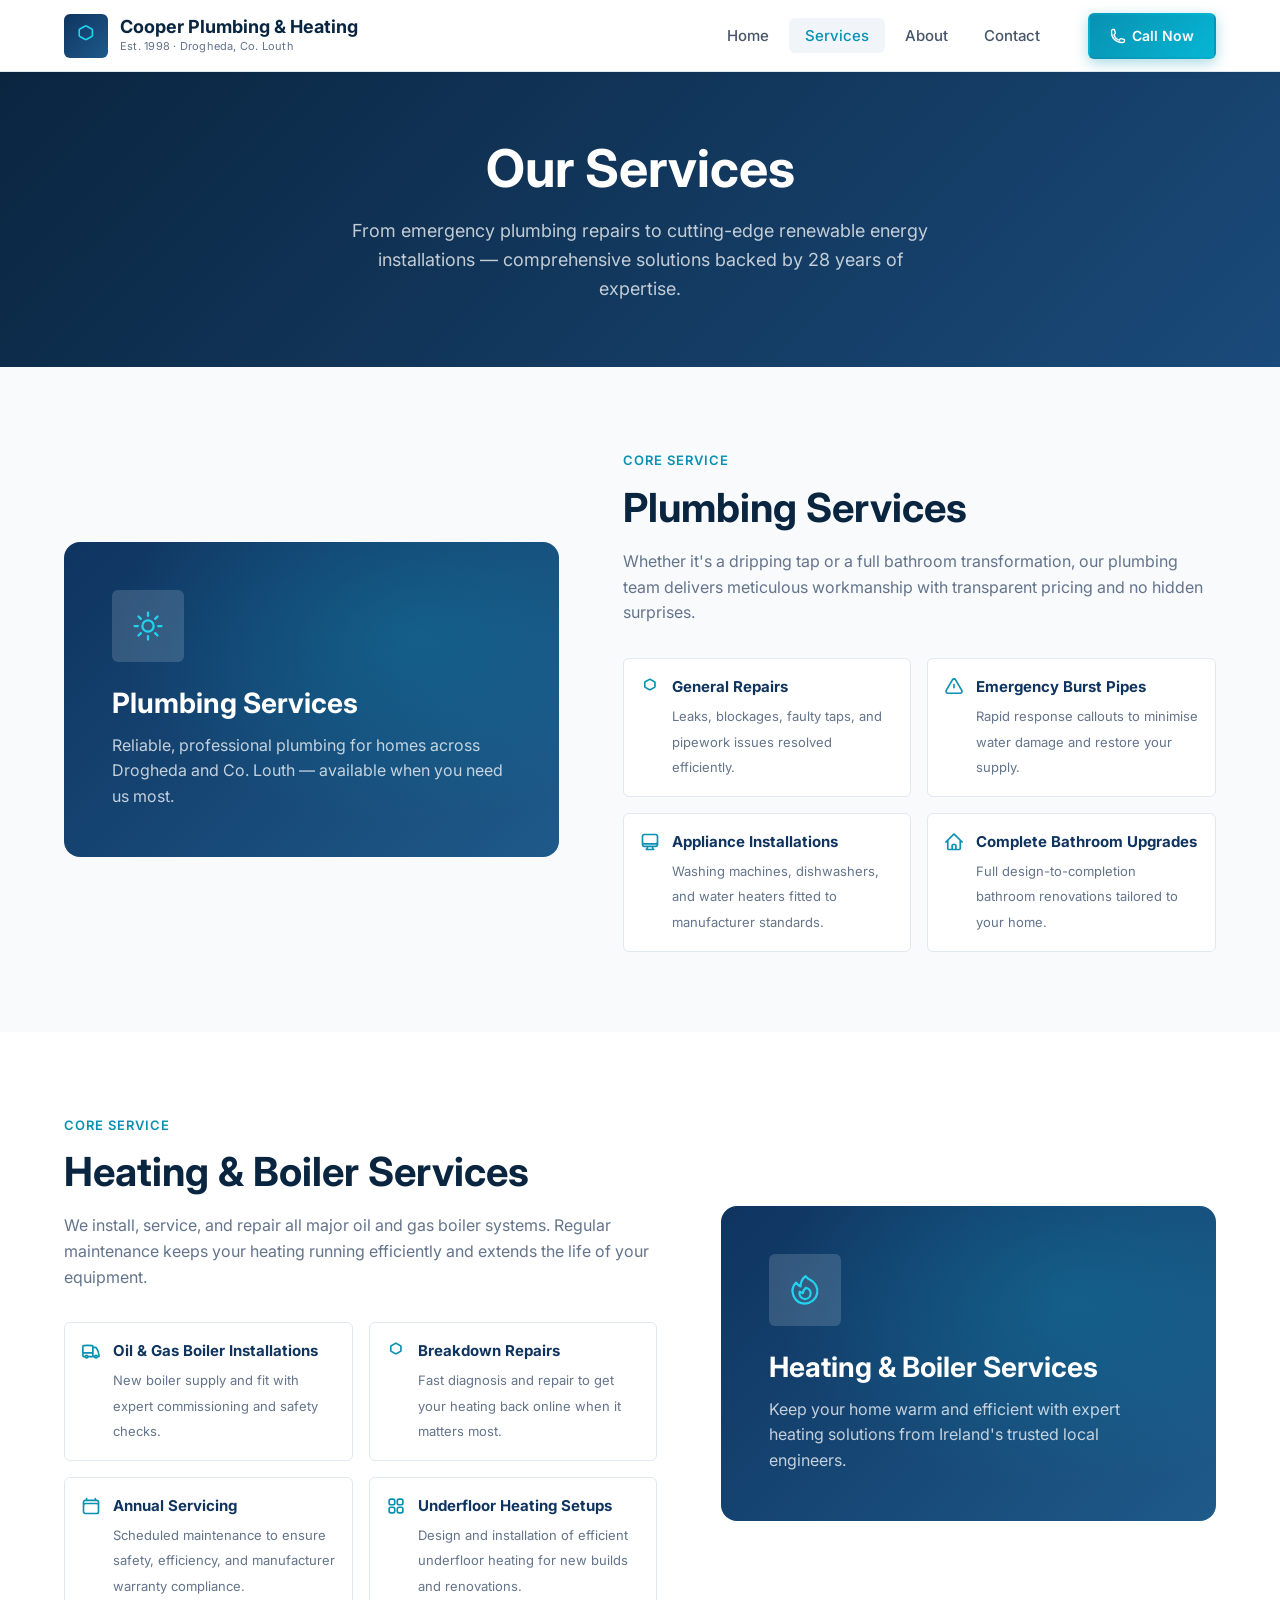
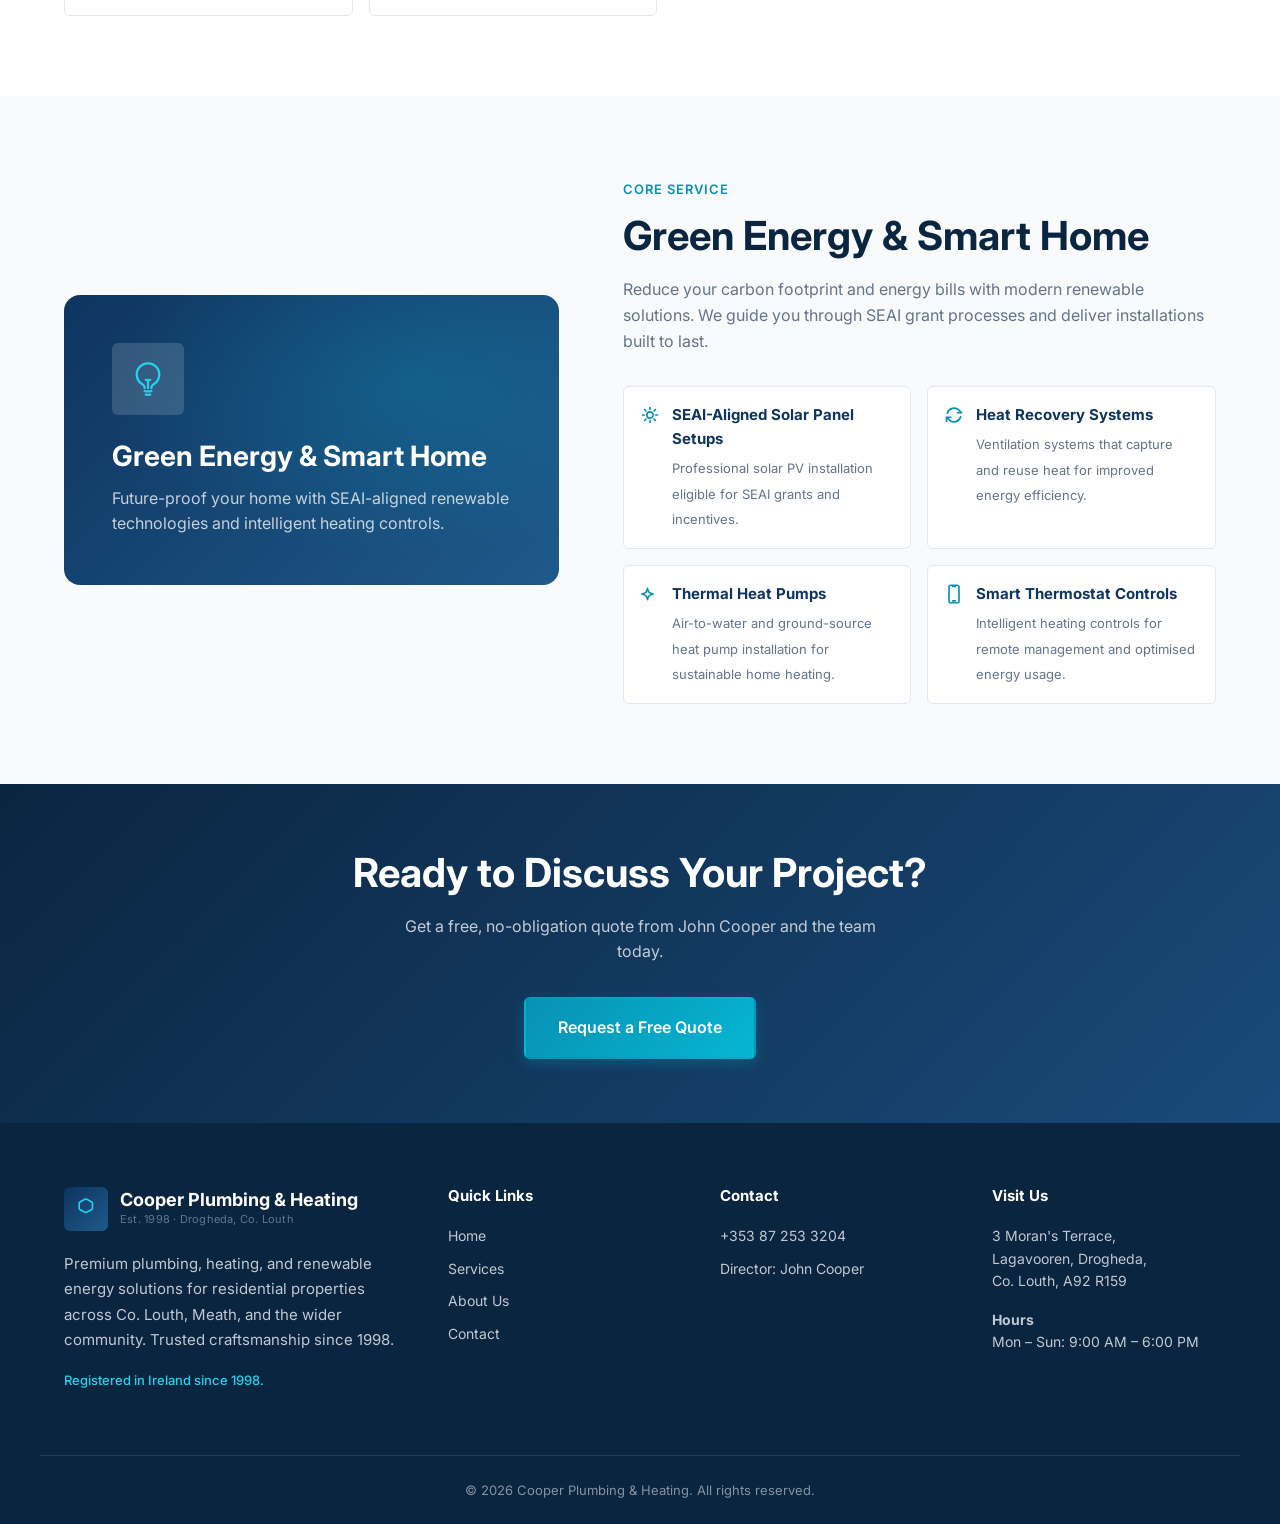
<file: services.html>
<!DOCTYPE html>
<html lang="en">
<head>
  <meta charset="UTF-8">
  <meta name="viewport" content="width=device-width, initial-scale=1.0, viewport-fit=cover">
  <meta name="description" content="Comprehensive plumbing, heating, and renewable energy services from Cooper Plumbing & Heating in Drogheda.">
  <title>Services | Cooper Plumbing & Heating</title>
  <link rel="preconnect" href="https://fonts.googleapis.com">
  <link rel="preconnect" href="https://fonts.gstatic.com" crossorigin>
  <link href="https://fonts.googleapis.com/css2?family=Inter:wght@400;500;600;700&display=swap" rel="stylesheet">
  <link rel="stylesheet" href="css/styles.css">
</head>
<body>

  <header class="site-header">
    <div class="container header-inner">
      <a href="index.html" class="logo">
        <div class="logo-icon">
          <svg xmlns="http://www.w3.org/2000/svg" fill="none" viewBox="0 0 24 24" stroke-width="1.5" stroke="currentColor">
            <path stroke-linecap="round" stroke-linejoin="round" d="M11.42 15.17l-5.1-2.73a1 1 0 01-.58-.92V6.5a1 1 0 01.58-.92l5.1-2.73a1 1 0 01.84 0l5.1 2.73a1 1 0 01.58.92v5.02a1 1 0 01-.58.92l-5.1 2.73a1 1 0 01-.84 0z"/>
          </svg>
        </div>
        <div class="logo-text">
          <span class="logo-name">Cooper Plumbing & Heating</span>
          <span class="logo-tagline">Est. 1998 · Drogheda, Co. Louth</span>
        </div>
      </a>

      <nav class="main-nav">
        <ul class="nav-links">
          <li><a href="index.html">Home</a></li>
          <li><a href="services.html" class="active">Services</a></li>
          <li><a href="about.html">About</a></li>
          <li><a href="contact.html">Contact</a></li>
        </ul>
        <div class="header-cta">
          <a href="tel:+353872533204" class="btn btn-primary btn-sm">
            <svg xmlns="http://www.w3.org/2000/svg" fill="none" viewBox="0 0 24 24" stroke-width="2" stroke="currentColor">
              <path stroke-linecap="round" stroke-linejoin="round" d="M2.25 6.75c0 8.284 6.716 15 15 15h2.25a2.25 2.25 0 002.25-2.25v-1.372c0-.516-.351-.966-.852-1.091l-4.423-1.106c-.44-.11-.902.055-1.173.417l-.97 1.293c-.282.376-.769.542-1.21.38a12.035 12.035 0 01-7.143-7.143c-.162-.441.004-.928.38-1.21l1.293-.97c.363-.271.527-.734.417-1.173L6.963 3.102a1.125 1.125 0 00-1.091-.852H4.5A2.25 2.25 0 002.25 4.5v2.25z"/>
            </svg>
            Call Now
          </a>
        </div>
      </nav>

      <button class="mobile-toggle" aria-label="Toggle navigation" aria-expanded="false">
        <svg xmlns="http://www.w3.org/2000/svg" fill="none" viewBox="0 0 24 24" stroke-width="2" stroke="currentColor">
          <path stroke-linecap="round" stroke-linejoin="round" d="M3.75 6.75h16.5M3.75 12h16.5m-16.5 5.25h16.5"/>
        </svg>
      </button>
    </div>
  </header>

  <main>
    <section class="page-hero">
      <div class="container">
        <h1>Our Services</h1>
        <p>From emergency plumbing repairs to cutting-edge renewable energy installations — comprehensive solutions backed by 28 years of expertise.</p>
      </div>
    </section>

    <section class="service-detail" id="plumbing">
      <div class="container service-detail-grid">
        <div class="service-detail-visual">
          <div class="service-card-icon">
            <svg xmlns="http://www.w3.org/2000/svg" fill="none" viewBox="0 0 24 24" stroke-width="1.5" stroke="currentColor">
              <path stroke-linecap="round" stroke-linejoin="round" d="M12 3v2.25m6.364.386l-1.591 1.591M21 12h-2.25m-.386 6.364l-1.591-1.591M12 18.75V21m-4.773-4.227l-1.591 1.591M5.25 12H3m4.227-4.773L5.636 5.636M15.75 12a3.75 3.75 0 11-7.5 0 3.75 3.75 0 017.5 0z"/>
            </svg>
          </div>
          <h3>Plumbing Services</h3>
          <p>Reliable, professional plumbing for homes across Drogheda and Co. Louth — available when you need us most.</p>
        </div>
        <div class="service-detail-content">
          <span class="section-label">Core Service</span>
          <h2>Plumbing Services</h2>
          <p>Whether it's a dripping tap or a full bathroom transformation, our plumbing team delivers meticulous workmanship with transparent pricing and no hidden surprises.</p>
          <ul class="service-list">
            <li>
              <svg xmlns="http://www.w3.org/2000/svg" fill="none" viewBox="0 0 24 24" stroke-width="2" stroke="currentColor"><path stroke-linecap="round" stroke-linejoin="round" d="M11.42 15.17l-5.1-2.73a1 1 0 01-.58-.92V6.5a1 1 0 01.58-.92l5.1-2.73a1 1 0 01.84 0l5.1 2.73a1 1 0 01.58.92v5.02a1 1 0 01-.58.92l-5.1 2.73a1 1 0 01-.84 0z"/></svg>
              <div>
                <strong>General Repairs</strong>
                <span>Leaks, blockages, faulty taps, and pipework issues resolved efficiently.</span>
              </div>
            </li>
            <li>
              <svg xmlns="http://www.w3.org/2000/svg" fill="none" viewBox="0 0 24 24" stroke-width="2" stroke="currentColor"><path stroke-linecap="round" stroke-linejoin="round" d="M12 9v3.75m-9.303 3.376c-.866 1.5.217 3.374 1.948 3.374h14.71c1.73 0 2.813-1.874 1.948-3.374L13.949 3.378c-.866-1.5-3.032-1.5-3.898 0L2.697 16.126z"/></svg>
              <div>
                <strong>Emergency Burst Pipes</strong>
                <span>Rapid response callouts to minimise water damage and restore your supply.</span>
              </div>
            </li>
            <li>
              <svg xmlns="http://www.w3.org/2000/svg" fill="none" viewBox="0 0 24 24" stroke-width="2" stroke="currentColor"><path stroke-linecap="round" stroke-linejoin="round" d="M9 17.25v1.007a3 3 0 01-.879 2.122L7.5 21h9l-.621-.621A3 3 0 0115 18.257V17.25m6-12V15a2.25 2.25 0 01-2.25 2.25H5.25A2.25 2.25 0 013 15V5.25m18 0A2.25 2.25 0 0018.75 3H5.25A2.25 2.25 0 003 5.25m18 0V12a2.25 2.25 0 01-2.25 2.25H5.25A2.25 2.25 0 013 12V5.25"/></svg>
              <div>
                <strong>Appliance Installations</strong>
                <span>Washing machines, dishwashers, and water heaters fitted to manufacturer standards.</span>
              </div>
            </li>
            <li>
              <svg xmlns="http://www.w3.org/2000/svg" fill="none" viewBox="0 0 24 24" stroke-width="2" stroke="currentColor"><path stroke-linecap="round" stroke-linejoin="round" d="M2.25 12l8.954-8.955c.44-.439 1.152-.439 1.591 0L21.75 12M4.5 9.75v10.125c0 .621.504 1.125 1.125 1.125H9.75v-4.875c0-.621.504-1.125 1.125-1.125h2.25c.621 0 1.125.504 1.125 1.125V21h4.125c.621 0 1.125-.504 1.125-1.125V9.75M8.25 21h8.25"/></svg>
              <div>
                <strong>Complete Bathroom Upgrades</strong>
                <span>Full design-to-completion bathroom renovations tailored to your home.</span>
              </div>
            </li>
          </ul>
        </div>
      </div>
    </section>

    <section class="service-detail" id="heating">
      <div class="container service-detail-grid reverse">
        <div class="service-detail-visual">
          <div class="service-card-icon">
            <svg xmlns="http://www.w3.org/2000/svg" fill="none" viewBox="0 0 24 24" stroke-width="1.5" stroke="currentColor">
              <path stroke-linecap="round" stroke-linejoin="round" d="M15.362 5.214A8.252 8.252 0 0112 21 8.25 8.25 0 016.038 7.048 8.287 8.287 0 009 9.6a8.983 8.983 0 013.361-6.867 8.21 8.21 0 003 2.48z"/>
              <path stroke-linecap="round" stroke-linejoin="round" d="M12 18a3.75 3.75 0 00.495-7.467 5.99 5.99 0 00-1.925 3.546 5.974 5.974 0 01-2.133-1A3.75 3.75 0 0012 18z"/>
            </svg>
          </div>
          <h3>Heating &amp; Boiler Services</h3>
          <p>Keep your home warm and efficient with expert heating solutions from Ireland's trusted local engineers.</p>
        </div>
        <div class="service-detail-content">
          <span class="section-label">Core Service</span>
          <h2>Heating &amp; Boiler Services</h2>
          <p>We install, service, and repair all major oil and gas boiler systems. Regular maintenance keeps your heating running efficiently and extends the life of your equipment.</p>
          <ul class="service-list">
            <li>
              <svg xmlns="http://www.w3.org/2000/svg" fill="none" viewBox="0 0 24 24" stroke-width="2" stroke="currentColor"><path stroke-linecap="round" stroke-linejoin="round" d="M8.25 18.75a1.5 1.5 0 01-3 0m3 0a1.5 1.5 0 00-3 0m3 0h6m-9 0H3.375a1.125 1.125 0 01-1.125-1.125V14.25m17.25 4.5a1.5 1.5 0 01-3 0m3 0a1.5 1.5 0 00-3 0m3 0h1.125c.621 0 1.129-.504 1.09-1.124a17.902 17.902 0 00-3.213-9.193 2.056 2.056 0 00-1.58-.86H14.25M16.5 18.75h-2.25m0-11.177v-.958c0-.568-.422-1.048-.987-1.106a48.554 48.554 0 00-10.026 0 1.106 1.106 0 00-.987 1.106v7.635m12-6.677v6.677m0 4.5v-4.5m0 0h-12"/></svg>
              <div>
                <strong>Oil &amp; Gas Boiler Installations</strong>
                <span>New boiler supply and fit with expert commissioning and safety checks.</span>
              </div>
            </li>
            <li>
              <svg xmlns="http://www.w3.org/2000/svg" fill="none" viewBox="0 0 24 24" stroke-width="2" stroke="currentColor"><path stroke-linecap="round" stroke-linejoin="round" d="M11.42 15.17l-5.1-2.73a1 1 0 01-.58-.92V6.5a1 1 0 01.58-.92l5.1-2.73a1 1 0 01.84 0l5.1 2.73a1 1 0 01.58.92v5.02a1 1 0 01-.58.92l-5.1 2.73a1 1 0 01-.84 0z"/></svg>
              <div>
                <strong>Breakdown Repairs</strong>
                <span>Fast diagnosis and repair to get your heating back online when it matters most.</span>
              </div>
            </li>
            <li>
              <svg xmlns="http://www.w3.org/2000/svg" fill="none" viewBox="0 0 24 24" stroke-width="2" stroke="currentColor"><path stroke-linecap="round" stroke-linejoin="round" d="M6.75 3v2.25M17.25 3v2.25M3 18.75V7.5a2.25 2.25 0 012.25-2.25h13.5A2.25 2.25 0 0121 7.5v11.25m-18 0A2.25 2.25 0 005.25 21h13.5A2.25 2.25 0 0021 18.75m-18 0v-7.5A2.25 2.25 0 015.25 9h13.5A2.25 2.25 0 0121 11.25v7.5"/></svg>
              <div>
                <strong>Annual Servicing</strong>
                <span>Scheduled maintenance to ensure safety, efficiency, and manufacturer warranty compliance.</span>
              </div>
            </li>
            <li>
              <svg xmlns="http://www.w3.org/2000/svg" fill="none" viewBox="0 0 24 24" stroke-width="2" stroke="currentColor"><path stroke-linecap="round" stroke-linejoin="round" d="M3.75 6A2.25 2.25 0 016 3.75h2.25A2.25 2.25 0 0110.5 6v2.25a2.25 2.25 0 01-2.25 2.25H6a2.25 2.25 0 01-2.25-2.25V6zM3.75 15.75A2.25 2.25 0 016 13.5h2.25a2.25 2.25 0 012.25 2.25V18a2.25 2.25 0 01-2.25 2.25H6A2.25 2.25 0 013.75 18v-2.25zM13.5 6a2.25 2.25 0 012.25-2.25H18a2.25 2.25 0 012.25 2.25V8.25A2.25 2.25 0 0118 10.5h-2.25a2.25 2.25 0 01-2.25-2.25V6zM13.5 15.75a2.25 2.25 0 012.25-2.25H18a2.25 2.25 0 012.25 2.25V18A2.25 2.25 0 0118 20.25h-2.25A2.25 2.25 0 0113.5 18v-2.25z"/></svg>
              <div>
                <strong>Underfloor Heating Setups</strong>
                <span>Design and installation of efficient underfloor heating for new builds and renovations.</span>
              </div>
            </li>
          </ul>
        </div>
      </div>
    </section>

    <section class="service-detail" id="renewables">
      <div class="container service-detail-grid">
        <div class="service-detail-visual">
          <div class="service-card-icon">
            <svg xmlns="http://www.w3.org/2000/svg" fill="none" viewBox="0 0 24 24" stroke-width="1.5" stroke="currentColor">
              <path stroke-linecap="round" stroke-linejoin="round" d="M12 18v-5.25m0 0a6.01 6.01 0 001.5-.189m-1.5.189a6.01 6.01 0 01-1.5-.189m3.75 7.478a12.06 12.06 0 01-4.5 0m3.75 2.383a14.406 14.406 0 01-3 0M14.25 18v-.192c0-.983.658-1.823 1.508-2.316a7.5 7.5 0 10-7.517 0c.85.493 1.509 1.333 1.509 2.316V18"/>
            </svg>
          </div>
          <h3>Green Energy &amp; Smart Home</h3>
          <p>Future-proof your home with SEAI-aligned renewable technologies and intelligent heating controls.</p>
        </div>
        <div class="service-detail-content">
          <span class="section-label">Core Service</span>
          <h2>Green Energy &amp; Smart Home</h2>
          <p>Reduce your carbon footprint and energy bills with modern renewable solutions. We guide you through SEAI grant processes and deliver installations built to last.</p>
          <ul class="service-list">
            <li>
              <svg xmlns="http://www.w3.org/2000/svg" fill="none" viewBox="0 0 24 24" stroke-width="2" stroke="currentColor"><path stroke-linecap="round" stroke-linejoin="round" d="M12 3v2.25m6.364.386l-1.591 1.591M21 12h-2.25m-.386 6.364l-1.591-1.591M12 18.75V21m-4.773-4.227l-1.591 1.591M5.25 12H3m4.227-4.773L5.636 5.636M15.75 12a3.75 3.75 0 11-7.5 0 3.75 3.75 0 017.5 0z"/></svg>
              <div>
                <strong>SEAI-Aligned Solar Panel Setups</strong>
                <span>Professional solar PV installation eligible for SEAI grants and incentives.</span>
              </div>
            </li>
            <li>
              <svg xmlns="http://www.w3.org/2000/svg" fill="none" viewBox="0 0 24 24" stroke-width="2" stroke="currentColor"><path stroke-linecap="round" stroke-linejoin="round" d="M16.023 9.348h4.992v-.001M2.985 19.644v-4.992m0 0h4.992m-4.993 0l3.181 3.183a8.25 8.25 0 0013.803-3.7M4.031 9.865a8.25 8.25 0 0113.803-3.7l3.181 3.182"/></svg>
              <div>
                <strong>Heat Recovery Systems</strong>
                <span>Ventilation systems that capture and reuse heat for improved energy efficiency.</span>
              </div>
            </li>
            <li>
              <svg xmlns="http://www.w3.org/2000/svg" fill="none" viewBox="0 0 24 24" stroke-width="2" stroke="currentColor"><path stroke-linecap="round" stroke-linejoin="round" d="M9.813 15.904L9 18.75l-.813-2.846a4.5 4.5 0 00-3.09-3.09L2.25 12l2.846-.813a4.5 4.5 0 003.09-3.09L9 5.25l.813 2.846a4.5 4.5 0 003.09 3.09L15.75 12l-2.846.813a4.5 4.5 0 00-3.09 3.09z"/></svg>
              <div>
                <strong>Thermal Heat Pumps</strong>
                <span>Air-to-water and ground-source heat pump installation for sustainable home heating.</span>
              </div>
            </li>
            <li>
              <svg xmlns="http://www.w3.org/2000/svg" fill="none" viewBox="0 0 24 24" stroke-width="2" stroke="currentColor"><path stroke-linecap="round" stroke-linejoin="round" d="M10.5 1.5H8.25A2.25 2.25 0 006 3.75v16.5a2.25 2.25 0 002.25 2.25h7.5A2.25 2.25 0 0018 20.25V3.75a2.25 2.25 0 00-2.25-2.25H13.5m-3 0V3h3V1.5m-3 0h3m-3 18.75h3"/></svg>
              <div>
                <strong>Smart Thermostat Controls</strong>
                <span>Intelligent heating controls for remote management and optimised energy usage.</span>
              </div>
            </li>
          </ul>
        </div>
      </div>
    </section>

    <section class="cta-banner">
      <div class="container">
        <h2>Ready to Discuss Your Project?</h2>
        <p>Get a free, no-obligation quote from John Cooper and the team today.</p>
        <a href="contact.html" class="btn btn-primary">Request a Free Quote</a>
      </div>
    </section>
  </main>

  <footer class="site-footer">
    <div class="container footer-grid">
      <div class="footer-brand">
        <a href="index.html" class="logo">
          <div class="logo-icon">
            <svg xmlns="http://www.w3.org/2000/svg" fill="none" viewBox="0 0 24 24" stroke-width="1.5" stroke="currentColor">
              <path stroke-linecap="round" stroke-linejoin="round" d="M11.42 15.17l-5.1-2.73a1 1 0 01-.58-.92V6.5a1 1 0 01.58-.92l5.1-2.73a1 1 0 01.84 0l5.1 2.73a1 1 0 01.58.92v5.02a1 1 0 01-.58.92l-5.1 2.73a1 1 0 01-.84 0z"/>
            </svg>
          </div>
          <div class="logo-text">
            <span class="logo-name">Cooper Plumbing & Heating</span>
            <span class="logo-tagline">Est. 1998 · Drogheda, Co. Louth</span>
          </div>
        </a>
        <p>Premium plumbing, heating, and renewable energy solutions for residential properties across Co. Louth, Meath, and the wider community. Trusted craftsmanship since 1998.</p>
        <p class="registered">Registered in Ireland since 1998.</p>
      </div>

      <div class="footer-col">
        <h4>Quick Links</h4>
        <ul>
          <li><a href="index.html">Home</a></li>
          <li><a href="services.html">Services</a></li>
          <li><a href="about.html">About Us</a></li>
          <li><a href="contact.html">Contact</a></li>
        </ul>
      </div>

      <div class="footer-col">
        <h4>Contact</h4>
        <ul>
          <li><a href="tel:+353872533204">+353 87 253 3204</a></li>
          <li>Director: John Cooper</li>
        </ul>
      </div>

      <div class="footer-col">
        <h4>Visit Us</h4>
        <p>3 Moran's Terrace,<br>Lagavooren, Drogheda,<br>Co. Louth, A92 R159</p>
        <p style="margin-top: 1rem;"><strong>Hours</strong><br>Mon – Sun: 9:00 AM – 6:00 PM</p>
      </div>
    </div>
    <div class="footer-bottom">
      <div class="container">
        <p>&copy; 2026 Cooper Plumbing & Heating. All rights reserved.</p>
      </div>
    </div>
  </footer>

  <aside class="mobile-call-bar" aria-label="Quick contact">
    <a href="tel:+353872533204" class="mobile-call-bar-btn mobile-call-bar-btn--primary">
      <svg xmlns="http://www.w3.org/2000/svg" fill="none" viewBox="0 0 24 24" stroke-width="2" stroke="currentColor" aria-hidden="true">
        <path stroke-linecap="round" stroke-linejoin="round" d="M2.25 6.75c0 8.284 6.716 15 15 15h2.25a2.25 2.25 0 002.25-2.25v-1.372c0-.516-.351-.966-.852-1.091l-4.423-1.106c-.44-.11-.902.055-1.173.417l-.97 1.293c-.282.376-.769.542-1.21.38a12.035 12.035 0 01-7.143-7.143c-.162-.441.004-.928.38-1.21l1.293-.97c.363-.271.527-.734.417-1.173L6.963 3.102a1.125 1.125 0 00-1.091-.852H4.5A2.25 2.25 0 002.25 4.5v2.25z"/>
      </svg>
      Call Now
    </a>
    <a href="contact.html" class="mobile-call-bar-btn mobile-call-bar-btn--secondary">Get Quote</a>
  </aside>

  <script src="js/main.js"></script>
</body>
</html>
</file>
<file: css/styles.css>
/* Cooper Plumbing & Heating — Design System */
:root {
  --navy-900: #0a2540;
  --navy-800: #0f3460;
  --navy-700: #1a4a7a;
  --navy-600: #1e5a8a;
  --teal-500: #0891b2;
  --teal-400: #06b6d4;
  --teal-300: #22d3ee;
  --teal-100: #cffafe;
  --white: #ffffff;
  --gray-50: #f8fafc;
  --gray-100: #f1f5f9;
  --gray-200: #e2e8f0;
  --gray-300: #cbd5e1;
  --gray-500: #64748b;
  --gray-600: #475569;
  --gray-700: #334155;
  --gray-800: #1e293b;
  --shadow-sm: 0 1px 3px rgba(10, 37, 64, 0.08);
  --shadow-md: 0 4px 20px rgba(10, 37, 64, 0.1);
  --shadow-lg: 0 12px 40px rgba(10, 37, 64, 0.15);
  --radius-sm: 6px;
  --radius-md: 10px;
  --radius-lg: 16px;
  --transition: 0.25s ease;
  --header-height: 72px;
}

*,
*::before,
*::after {
  box-sizing: border-box;
  margin: 0;
  padding: 0;
}

html {
  scroll-behavior: smooth;
  scroll-padding-top: calc(var(--header-height) + 1rem);
}

@media (prefers-reduced-motion: reduce) {
  html {
    scroll-behavior: auto;
  }

  *,
  *::before,
  *::after {
    animation-duration: 0.01ms !important;
    animation-iteration-count: 1 !important;
    transition-duration: 0.01ms !important;
  }
}

body {
  font-family: 'Inter', -apple-system, BlinkMacSystemFont, 'Segoe UI', Roboto, sans-serif;
  font-size: 1rem;
  line-height: 1.6;
  color: var(--gray-700);
  background: var(--white);
  -webkit-font-smoothing: antialiased;
  overflow-x: hidden;
}

img {
  max-width: 100%;
  display: block;
}

a {
  color: inherit;
  text-decoration: none;
}

ul {
  list-style: none;
}

.container {
  width: 100%;
  max-width: 1200px;
  margin: 0 auto;
  padding: 0 1.5rem;
}

/* Typography */
h1, h2, h3, h4 {
  color: var(--navy-900);
  line-height: 1.25;
  font-weight: 700;
}

h1 { font-size: clamp(2rem, 5vw, 3.25rem); }
h2 { font-size: clamp(1.75rem, 3.5vw, 2.5rem); }
h3 { font-size: clamp(1.25rem, 2.5vw, 1.5rem); }

.section-label {
  display: inline-block;
  font-size: 0.8125rem;
  font-weight: 600;
  letter-spacing: 0.08em;
  text-transform: uppercase;
  color: var(--teal-500);
  margin-bottom: 0.75rem;
}

.section-header {
  text-align: center;
  max-width: 640px;
  margin: 0 auto 3rem;
}

.section-header p {
  margin-top: 1rem;
  color: var(--gray-500);
  font-size: 1.0625rem;
}

/* Buttons */
.btn {
  display: inline-flex;
  align-items: center;
  justify-content: center;
  gap: 0.5rem;
  padding: 0.875rem 1.75rem;
  font-size: 0.9375rem;
  font-weight: 600;
  border-radius: var(--radius-sm);
  border: 2px solid transparent;
  cursor: pointer;
  transition: all var(--transition);
  white-space: nowrap;
}

.btn-primary {
  background: linear-gradient(135deg, var(--teal-500), var(--teal-400));
  color: var(--white);
  box-shadow: 0 4px 14px rgba(8, 145, 178, 0.35);
}

.btn-primary:hover {
  background: linear-gradient(135deg, var(--teal-400), var(--teal-300));
  transform: translateY(-2px);
  box-shadow: 0 6px 20px rgba(8, 145, 178, 0.45);
}

.btn-secondary {
  background: transparent;
  color: var(--white);
  border-color: rgba(255, 255, 255, 0.5);
}

.btn-secondary:hover {
  background: rgba(255, 255, 255, 0.1);
  border-color: var(--white);
}

.btn-outline {
  background: transparent;
  color: var(--navy-800);
  border-color: var(--gray-300);
}

.btn-outline:hover {
  border-color: var(--teal-500);
  color: var(--teal-500);
}

.btn-navy {
  background: var(--navy-800);
  color: var(--white);
}

.btn-navy:hover {
  background: var(--navy-700);
  transform: translateY(-2px);
}

.btn-sm {
  padding: 0.625rem 1.25rem;
  font-size: 0.875rem;
}

.btn-block {
  width: 100%;
}

/* Skip link */
.skip-link {
  position: absolute;
  top: -100%;
  left: 1rem;
  z-index: 10000;
  padding: 0.75rem 1.25rem;
  background: var(--navy-800);
  color: var(--white);
  font-weight: 600;
  font-size: 0.875rem;
  border-radius: var(--radius-sm);
  transition: top var(--transition);
}

.skip-link:focus {
  top: 1rem;
  outline: 3px solid var(--teal-400);
  outline-offset: 2px;
}

/* Header */
.site-header {
  position: sticky;
  top: 0;
  z-index: 1000;
  background: var(--white);
  border-bottom: 1px solid var(--gray-200);
  box-shadow: var(--shadow-sm);
  height: var(--header-height);
}

.header-inner {
  display: flex;
  align-items: center;
  justify-content: space-between;
  height: var(--header-height);
  gap: 2rem;
}

.logo {
  display: flex;
  align-items: center;
  gap: 0.75rem;
  flex-shrink: 0;
}

.logo-icon {
  width: 44px;
  height: 44px;
  background: linear-gradient(135deg, var(--navy-800), var(--navy-600));
  border-radius: var(--radius-sm);
  display: flex;
  align-items: center;
  justify-content: center;
  color: var(--teal-300);
}

.logo-icon svg {
  width: 26px;
  height: 26px;
}

.logo-text {
  display: flex;
  flex-direction: column;
}

.logo-name {
  font-size: 1.125rem;
  font-weight: 700;
  color: var(--navy-900);
  line-height: 1.2;
}

.logo-tagline {
  font-size: 0.6875rem;
  color: var(--gray-500);
  letter-spacing: 0.02em;
}

.main-nav {
  display: flex;
  align-items: center;
  gap: 2rem;
}

.nav-links {
  display: flex;
  gap: 0.25rem;
}

.nav-links a {
  padding: 0.5rem 1rem;
  font-size: 0.9375rem;
  font-weight: 500;
  color: var(--gray-600);
  border-radius: var(--radius-sm);
  transition: all var(--transition);
}

.nav-links a:hover,
.nav-links a.active {
  color: var(--navy-800);
  background: var(--gray-100);
}

.nav-links a.active {
  color: var(--teal-500);
}

.header-cta .btn {
  gap: 0.375rem;
}

.header-cta .btn svg {
  width: 16px;
  height: 16px;
}

.mobile-toggle {
  display: none;
  background: none;
  border: none;
  cursor: pointer;
  padding: 0.5rem;
  color: var(--navy-800);
}

.mobile-toggle svg {
  width: 24px;
  height: 24px;
}

/* Hero */
.hero {
  position: relative;
  display: flex;
  align-items: center;
  min-height: clamp(520px, 85vh, 720px);
  padding: clamp(3rem, 8vw, 5rem) 0;
  color: var(--white);
  overflow: hidden;
}

.hero-bg {
  position: absolute;
  inset: 0;
  width: 100%;
  height: 100%;
  object-fit: cover;
  object-position: center center;
  z-index: 0;
}

.hero-overlay {
  position: absolute;
  inset: 0;
  z-index: 1;
  background: linear-gradient(
    135deg,
    rgba(10, 37, 64, 0.82) 0%,
    rgba(10, 37, 64, 0.65) 45%,
    rgba(10, 37, 64, 0.45) 100%
  );
  pointer-events: none;
}

.hero::after {
  content: '';
  position: absolute;
  bottom: 0;
  left: 0;
  right: 0;
  height: 72px;
  background: linear-gradient(to top, var(--white), transparent);
  z-index: 2;
  pointer-events: none;
}

.hero-content {
  position: relative;
  z-index: 2;
  width: 100%;
}

.hero-badge {
  display: inline-flex;
  align-items: center;
  gap: 0.5rem;
  background: rgba(6, 182, 212, 0.15);
  border: 1px solid rgba(34, 211, 238, 0.3);
  padding: 0.5rem 1rem;
  border-radius: 100px;
  font-size: 0.8125rem;
  font-weight: 500;
  color: var(--teal-300);
  margin-bottom: 1.5rem;
}

.hero-badge svg {
  width: 14px;
  height: 14px;
}

.hero h1 {
  color: var(--white);
  margin-bottom: 1.25rem;
}

.hero-sub {
  font-size: clamp(1rem, 2.8vw, 1.125rem);
  color: rgba(255, 255, 255, 0.85);
  line-height: 1.65;
  margin-bottom: 1.75rem;
  max-width: 540px;
}

.hero-actions {
  display: flex;
  flex-direction: column;
  gap: 0.75rem;
  margin-bottom: 2rem;
}

.hero-actions .btn {
  min-height: 48px;
  width: 100%;
  justify-content: center;
}

.hero-stats {
  display: grid;
  grid-template-columns: repeat(3, 1fr);
  gap: 0.75rem;
  padding-top: 1.5rem;
  border-top: 1px solid rgba(255, 255, 255, 0.15);
}

.hero-stat {
  text-align: center;
  padding: 0.75rem 0.5rem;
  background: rgba(255, 255, 255, 0.06);
  border-radius: var(--radius-sm);
  border: 1px solid rgba(255, 255, 255, 0.08);
}

.hero-stat strong {
  display: block;
  font-size: clamp(1.25rem, 4vw, 1.75rem);
  font-weight: 700;
  color: var(--teal-300);
  line-height: 1.2;
}

.hero-stat span {
  display: block;
  font-size: 0.6875rem;
  color: rgba(255, 255, 255, 0.65);
  margin-top: 0.25rem;
  line-height: 1.3;
}

/* Mobile sticky call bar */
.mobile-call-bar {
  display: none;
}

@media (max-width: 768px) {
  .mobile-call-bar {
    display: flex;
    position: fixed;
    bottom: 0;
    left: 0;
    right: 0;
    z-index: 999;
    gap: 0.5rem;
    padding: 0.625rem 0.75rem;
    padding-bottom: calc(0.625rem + env(safe-area-inset-bottom, 0px));
    background: var(--white);
    border-top: 1px solid var(--gray-200);
    box-shadow: 0 -4px 20px rgba(10, 37, 64, 0.12);
  }

  body {
    padding-bottom: calc(72px + env(safe-area-inset-bottom, 0px));
  }

  .mobile-call-bar-btn {
    flex: 1;
    display: inline-flex;
    align-items: center;
    justify-content: center;
    gap: 0.5rem;
    min-height: 48px;
    padding: 0.75rem 1rem;
    font-size: 0.9375rem;
    font-weight: 600;
    border-radius: var(--radius-sm);
    border: 2px solid transparent;
    transition: all var(--transition);
  }

  .mobile-call-bar-btn svg {
    width: 18px;
    height: 18px;
    flex-shrink: 0;
  }

  .mobile-call-bar-btn--primary {
    background: linear-gradient(135deg, var(--teal-500), var(--teal-400));
    color: var(--white);
  }

  .mobile-call-bar-btn--secondary {
    background: var(--navy-800);
    color: var(--white);
  }
}

/* Page Hero (inner pages) */
.page-hero {
  background: linear-gradient(135deg, var(--navy-900), var(--navy-700));
  color: var(--white);
  padding: 4rem 0;
  text-align: center;
}

.page-hero h1 {
  color: var(--white);
  margin-bottom: 1rem;
}

.page-hero p {
  color: rgba(255, 255, 255, 0.75);
  font-size: 1.125rem;
  max-width: 600px;
  margin: 0 auto;
}

/* Value Props */
.value-props {
  padding: 5rem 0;
  background: var(--white);
  margin-top: -2rem;
  position: relative;
  z-index: 1;
}

.props-grid {
  display: grid;
  grid-template-columns: repeat(3, 1fr);
  gap: 2rem;
}

.prop-card {
  background: var(--white);
  border: 1px solid var(--gray-200);
  border-radius: var(--radius-lg);
  padding: 2rem;
  text-align: center;
  transition: all var(--transition);
  box-shadow: var(--shadow-sm);
}

.prop-card:hover {
  transform: translateY(-4px);
  box-shadow: var(--shadow-md);
  border-color: var(--teal-400);
}

.prop-icon {
  width: 56px;
  height: 56px;
  background: linear-gradient(135deg, var(--teal-100), rgba(6, 182, 212, 0.15));
  border-radius: var(--radius-md);
  display: flex;
  align-items: center;
  justify-content: center;
  margin: 0 auto 1.25rem;
  color: var(--teal-500);
}

.prop-icon svg {
  width: 28px;
  height: 28px;
}

.prop-card h3 {
  margin-bottom: 0.75rem;
}

.prop-card p {
  color: var(--gray-500);
  font-size: 0.9375rem;
}

/* Featured Services */
.featured-services {
  padding: 5rem 0;
  background: var(--gray-50);
}

.services-grid {
  display: grid;
  grid-template-columns: repeat(3, 1fr);
  gap: 2rem;
}

.service-card {
  background: var(--white);
  border-radius: var(--radius-lg);
  overflow: hidden;
  box-shadow: var(--shadow-sm);
  border: 1px solid var(--gray-200);
  transition: all var(--transition);
  display: flex;
  flex-direction: column;
}

.service-card:hover {
  transform: translateY(-4px);
  box-shadow: var(--shadow-lg);
}

.service-card-header {
  background: linear-gradient(135deg, var(--navy-800), var(--navy-600));
  padding: 2rem;
  position: relative;
  overflow: hidden;
}

.service-card-header::after {
  content: '';
  position: absolute;
  top: -20px;
  right: -20px;
  width: 100px;
  height: 100px;
  background: rgba(6, 182, 212, 0.15);
  border-radius: 50%;
}

.service-card-icon {
  width: 48px;
  height: 48px;
  background: rgba(255, 255, 255, 0.15);
  border-radius: var(--radius-sm);
  display: flex;
  align-items: center;
  justify-content: center;
  margin-bottom: 1rem;
  color: var(--teal-300);
  position: relative;
  z-index: 1;
}

.service-card-icon svg {
  width: 24px;
  height: 24px;
}

.service-card-header h3 {
  color: var(--white);
  position: relative;
  z-index: 1;
}

.service-card-body {
  padding: 1.75rem;
  flex: 1;
  display: flex;
  flex-direction: column;
}

.service-card-body p {
  color: var(--gray-500);
  font-size: 0.9375rem;
  margin-bottom: 1.5rem;
  flex: 1;
}

.service-card-body .btn {
  align-self: flex-start;
}

/* Service Detail Sections */
.service-detail {
  padding: 5rem 0;
}

.service-detail:nth-child(even) {
  background: var(--gray-50);
}

.service-detail-grid {
  display: grid;
  grid-template-columns: 1fr 1.2fr;
  gap: 4rem;
  align-items: center;
}

.service-detail-grid.reverse {
  direction: rtl;
}

.service-detail-grid.reverse > * {
  direction: ltr;
}

.service-detail-visual {
  background: linear-gradient(135deg, var(--navy-800), var(--navy-600));
  border-radius: var(--radius-lg);
  padding: 3rem;
  color: var(--white);
  position: relative;
  overflow: hidden;
}

.service-detail-visual::before {
  content: '';
  position: absolute;
  inset: 0;
  background: radial-gradient(ellipse at 70% 30%, rgba(6, 182, 212, 0.2) 0%, transparent 60%);
}

.service-detail-visual .service-card-icon {
  width: 72px;
  height: 72px;
  margin-bottom: 1.5rem;
}

.service-detail-visual .service-card-icon svg {
  width: 36px;
  height: 36px;
}

.service-detail-visual h3 {
  color: var(--white);
  font-size: 1.75rem;
  margin-bottom: 0.75rem;
  position: relative;
}

.service-detail-visual p {
  color: rgba(255, 255, 255, 0.75);
  position: relative;
}

.service-detail-content h2 {
  margin-bottom: 1rem;
}

.service-detail-content > p {
  color: var(--gray-500);
  margin-bottom: 2rem;
}

.service-list {
  display: grid;
  grid-template-columns: 1fr 1fr;
  gap: 1rem;
}

.service-list li {
  display: flex;
  align-items: flex-start;
  gap: 0.75rem;
  padding: 1rem;
  background: var(--white);
  border: 1px solid var(--gray-200);
  border-radius: var(--radius-sm);
  transition: all var(--transition);
}

.service-detail:nth-child(even) .service-list li {
  background: var(--white);
}

.service-list li:hover {
  border-color: var(--teal-400);
  box-shadow: var(--shadow-sm);
}

.service-list svg {
  width: 20px;
  height: 20px;
  color: var(--teal-500);
  flex-shrink: 0;
  margin-top: 2px;
}

.service-list strong {
  display: block;
  color: var(--navy-800);
  font-size: 0.9375rem;
  margin-bottom: 0.25rem;
}

.service-list span {
  font-size: 0.8125rem;
  color: var(--gray-500);
}

/* About Page */
.about-intro {
  padding: 5rem 0;
}

.about-grid {
  display: grid;
  grid-template-columns: 1fr 1fr;
  gap: 4rem;
  align-items: center;
}

.about-image {
  background: linear-gradient(135deg, var(--navy-800), var(--navy-600));
  border-radius: var(--radius-lg);
  padding: 3rem;
  color: var(--white);
  position: relative;
}

.about-image-badge {
  position: absolute;
  bottom: -1.5rem;
  right: 2rem;
  background: var(--teal-500);
  color: var(--white);
  padding: 1.25rem 1.75rem;
  border-radius: var(--radius-md);
  box-shadow: var(--shadow-lg);
  text-align: center;
}

.about-image-badge strong {
  display: block;
  font-size: 2rem;
  font-weight: 700;
  line-height: 1;
}

.about-image-badge span {
  font-size: 0.75rem;
  opacity: 0.9;
}

.about-content h2 {
  margin-bottom: 1.5rem;
}

.about-content p {
  color: var(--gray-600);
  margin-bottom: 1.25rem;
}

.about-content p:last-of-type {
  margin-bottom: 2rem;
}

.about-highlights {
  display: grid;
  grid-template-columns: 1fr 1fr;
  gap: 1rem;
}

.about-highlight {
  display: flex;
  align-items: center;
  gap: 0.75rem;
  padding: 1rem;
  background: var(--gray-50);
  border-radius: var(--radius-sm);
  border-left: 3px solid var(--teal-500);
}

.about-highlight svg {
  width: 20px;
  height: 20px;
  color: var(--teal-500);
  flex-shrink: 0;
}

.about-highlight span {
  font-size: 0.875rem;
  font-weight: 500;
  color: var(--navy-800);
}

.values-section {
  padding: 5rem 0;
  background: var(--gray-50);
}

.values-grid {
  display: grid;
  grid-template-columns: repeat(4, 1fr);
  gap: 2rem;
}

.value-item {
  text-align: center;
  padding: 2rem 1.5rem;
  background: var(--white);
  border-radius: var(--radius-lg);
  border: 1px solid var(--gray-200);
}

.value-item .prop-icon {
  margin-bottom: 1rem;
}

.value-item h4 {
  color: var(--navy-800);
  margin-bottom: 0.5rem;
}

.value-item p {
  font-size: 0.875rem;
  color: var(--gray-500);
}

/* Contact Page */
.contact-section {
  padding: 5rem 0;
}

.contact-grid {
  display: grid;
  grid-template-columns: 1fr 1.2fr;
  gap: 4rem;
}

.contact-info h2 {
  margin-bottom: 1rem;
}

.contact-info > p {
  color: var(--gray-500);
  margin-bottom: 2.5rem;
}

.contact-cards {
  display: flex;
  flex-direction: column;
  gap: 1.25rem;
  margin-bottom: 2.5rem;
}

.contact-card {
  display: flex;
  align-items: center;
  gap: 1.25rem;
  padding: 1.5rem;
  background: var(--gray-50);
  border: 1px solid var(--gray-200);
  border-radius: var(--radius-md);
  transition: all var(--transition);
}

.contact-card:hover {
  border-color: var(--teal-400);
  box-shadow: var(--shadow-sm);
}

.contact-card-icon {
  width: 48px;
  height: 48px;
  background: linear-gradient(135deg, var(--navy-800), var(--navy-600));
  border-radius: var(--radius-sm);
  display: flex;
  align-items: center;
  justify-content: center;
  color: var(--teal-300);
  flex-shrink: 0;
}

.contact-card-icon svg {
  width: 22px;
  height: 22px;
}

.contact-card-content strong {
  display: block;
  color: var(--navy-800);
  font-size: 0.8125rem;
  text-transform: uppercase;
  letter-spacing: 0.05em;
  margin-bottom: 0.25rem;
}

.contact-card-content a,
.contact-card-content span,
.contact-card-content address {
  font-size: 1.125rem;
  font-weight: 600;
  color: var(--navy-800);
  font-style: normal;
}

.contact-card-content a:hover {
  color: var(--teal-500);
}

.contact-hours {
  padding: 1.5rem;
  background: linear-gradient(135deg, var(--navy-800), var(--navy-600));
  border-radius: var(--radius-md);
  color: var(--white);
}

.contact-hours h3,
.contact-hours h4 {
  color: var(--teal-300);
  font-size: 0.875rem;
  text-transform: uppercase;
  letter-spacing: 0.05em;
  margin-bottom: 0.75rem;
}

.contact-hours p {
  font-size: 1rem;
  margin-bottom: 0.25rem;
}

/* Form */
.quote-form {
  background: var(--white);
  border: 1px solid var(--gray-200);
  border-radius: var(--radius-lg);
  padding: 2.5rem;
  box-shadow: var(--shadow-md);
}

.quote-form h3 {
  margin-bottom: 0.5rem;
}

.quote-form > p {
  color: var(--gray-500);
  font-size: 0.9375rem;
  margin-bottom: 2rem;
}

.form-group {
  margin-bottom: 1.25rem;
}

.form-group label {
  display: block;
  font-size: 0.875rem;
  font-weight: 500;
  color: var(--gray-700);
  margin-bottom: 0.5rem;
}

.form-group input,
.form-group select,
.form-group textarea {
  width: 100%;
  padding: 0.875rem 1rem;
  font-size: 0.9375rem;
  font-family: inherit;
  color: var(--gray-800);
  background: var(--gray-50);
  border: 1px solid var(--gray-200);
  border-radius: var(--radius-sm);
  transition: all var(--transition);
}

.form-group input:focus,
.form-group select:focus,
.form-group textarea:focus {
  outline: none;
  border-color: var(--teal-500);
  background: var(--white);
  box-shadow: 0 0 0 3px rgba(8, 145, 178, 0.1);
}

.form-group textarea {
  resize: vertical;
  min-height: 120px;
}

.form-row {
  display: grid;
  grid-template-columns: 1fr 1fr;
  gap: 1.25rem;
}

.form-success {
  display: none;
  text-align: center;
  padding: 3rem 2rem;
}

.form-success.visible {
  display: block;
}

.form-success svg {
  width: 64px;
  height: 64px;
  color: var(--teal-500);
  margin: 0 auto 1.5rem;
}

.form-success h3 {
  margin-bottom: 0.75rem;
}

.form-success p {
  color: var(--gray-500);
}

.form-success a {
  color: var(--teal-500);
  font-weight: 600;
}

.form-success a:hover {
  color: var(--teal-400);
}

.quote-form.hidden {
  display: none;
}

/* Map Section */
.map-section {
  padding: 0 0 5rem;
  background: var(--gray-50);
}

.map-section .section-header {
  margin-bottom: 2rem;
}

.map-container {
  position: relative;
  width: 100%;
  border-radius: var(--radius-lg);
  overflow: hidden;
  border: 1px solid var(--gray-200);
  box-shadow: var(--shadow-md);
  background: var(--gray-100);
  aspect-ratio: 16 / 9;
}

.map-container iframe {
  position: absolute;
  inset: 0;
  width: 100%;
  height: 100%;
  border: 0;
}

.map-fallback {
  display: flex;
  flex-direction: column;
  align-items: center;
  justify-content: center;
  gap: 1rem;
  padding: 3rem 1.5rem;
  text-align: center;
  min-height: 280px;
}

.map-fallback svg {
  width: 48px;
  height: 48px;
  color: var(--teal-500);
}

.map-fallback p {
  color: var(--gray-600);
  max-width: 420px;
}

.map-caption {
  display: flex;
  flex-wrap: wrap;
  align-items: center;
  justify-content: space-between;
  gap: 1rem;
  margin-top: 1.25rem;
  padding: 1rem 1.25rem;
  background: var(--white);
  border: 1px solid var(--gray-200);
  border-radius: var(--radius-md);
}

.map-caption address {
  font-style: normal;
  font-size: 0.9375rem;
  color: var(--gray-600);
  line-height: 1.5;
}

.map-caption address strong {
  display: block;
  color: var(--navy-800);
  font-size: 1rem;
  margin-bottom: 0.25rem;
}

/* Form accessibility */
.form-error {
  display: none;
  padding: 0.75rem 1rem;
  margin-bottom: 1.25rem;
  background: #fef2f2;
  border: 1px solid #fecaca;
  border-radius: var(--radius-sm);
  color: #b91c1c;
  font-size: 0.875rem;
}

.form-error.visible {
  display: block;
}

.form-group input:invalid:not(:placeholder-shown),
.form-group select:invalid,
.form-group textarea:invalid:not(:placeholder-shown) {
  border-color: #f87171;
}

.visually-hidden {
  position: absolute;
  width: 1px;
  height: 1px;
  padding: 0;
  margin: -1px;
  overflow: hidden;
  clip: rect(0, 0, 0, 0);
  white-space: nowrap;
  border: 0;
}

/* CTA Banner */
.cta-banner {
  padding: 4rem 0;
  background: linear-gradient(135deg, var(--navy-900), var(--navy-700));
  color: var(--white);
  text-align: center;
}

.cta-banner h2 {
  color: var(--white);
  margin-bottom: 1rem;
}

.cta-banner p {
  color: rgba(255, 255, 255, 0.75);
  margin-bottom: 2rem;
  max-width: 500px;
  margin-left: auto;
  margin-right: auto;
}

.cta-banner .btn-primary {
  font-size: 1rem;
  padding: 1rem 2rem;
}

/* Footer */
.site-footer {
  background: var(--navy-900);
  color: rgba(255, 255, 255, 0.75);
  padding: 4rem 0 0;
}

.footer-grid {
  display: grid;
  grid-template-columns: 1.5fr 1fr 1fr 1fr;
  gap: 3rem;
  padding-bottom: 3rem;
  border-bottom: 1px solid rgba(255, 255, 255, 0.1);
}

.footer-brand .logo {
  margin-bottom: 1.25rem;
}

.footer-brand .logo-name {
  color: var(--white);
}

.footer-brand p {
  font-size: 0.9375rem;
  line-height: 1.7;
  margin-bottom: 1rem;
}

.footer-brand .registered {
  font-size: 0.8125rem;
  color: var(--teal-300);
  font-weight: 500;
}

.footer-col h4 {
  color: var(--white);
  font-size: 0.9375rem;
  margin-bottom: 1.25rem;
}

.footer-col ul li {
  margin-bottom: 0.625rem;
}

.footer-col a {
  font-size: 0.875rem;
  transition: color var(--transition);
}

.footer-col a:hover {
  color: var(--teal-300);
}

.footer-col p,
.footer-col li,
.footer-col address {
  font-size: 0.875rem;
  font-style: normal;
}

.footer-bottom {
  padding: 1.5rem 0;
  text-align: center;
  font-size: 0.8125rem;
  color: rgba(255, 255, 255, 0.5);
}

@media (min-width: 769px) {
  .hero-actions {
    flex-direction: row;
    flex-wrap: wrap;
  }

  .hero-actions .btn {
    width: auto;
    min-width: 180px;
  }

  .hero-stats {
    gap: 1.5rem;
    max-width: 520px;
  }

  .hero-stat {
    text-align: left;
    background: rgba(255, 255, 255, 0.08);
    border: 1px solid rgba(255, 255, 255, 0.12);
    padding: 1rem;
  }

  .hero-stat span {
    font-size: 0.8125rem;
  }
}

/* Responsive */
@media (max-width: 1024px) {
  .about-grid,
  .service-detail-grid,
  .contact-grid {
    grid-template-columns: 1fr;
    gap: 3rem;
  }

  .service-detail-grid.reverse {
    direction: ltr;
  }

  .props-grid,
  .services-grid {
    grid-template-columns: 1fr;
    max-width: 100%;
    margin: 0;
  }

  .values-grid {
    grid-template-columns: repeat(2, 1fr);
  }

  .footer-grid {
    grid-template-columns: 1fr 1fr;
  }

  .service-list {
    grid-template-columns: 1fr;
  }
}

@media (max-width: 768px) {
  :root {
    --header-height: 60px;
  }

  .container {
    padding: 0 1rem;
  }

  .main-nav {
    position: fixed;
    top: var(--header-height);
    left: 0;
    right: 0;
    background: var(--white);
    flex-direction: column;
    padding: 1.5rem;
    gap: 1rem;
    border-bottom: 1px solid var(--gray-200);
    box-shadow: var(--shadow-md);
    transform: translateY(-100%);
    opacity: 0;
    visibility: hidden;
    transition: all var(--transition);
  }

  .main-nav.open {
    transform: translateY(0);
    opacity: 1;
    visibility: visible;
  }

  .nav-links {
    flex-direction: column;
    width: 100%;
  }

  .nav-links a {
    display: block;
    padding: 0.875rem 1rem;
    min-height: 48px;
  }

  .header-cta {
    width: 100%;
  }

  .header-cta .btn {
    width: 100%;
    justify-content: center;
    min-height: 48px;
  }

  .mobile-toggle {
    display: flex;
    align-items: center;
    justify-content: center;
    min-width: 44px;
    min-height: 44px;
  }

  .logo-name {
    font-size: 0.9375rem;
  }

  .logo-tagline {
    display: none;
  }

  .logo-icon {
    width: 38px;
    height: 38px;
  }

  .hero {
    min-height: clamp(480px, 78vh, 620px);
    padding: 2.5rem 0;
    align-items: flex-end;
  }

  .hero-overlay {
    background: linear-gradient(
      to top,
      rgba(10, 37, 64, 0.92) 0%,
      rgba(10, 37, 64, 0.72) 55%,
      rgba(10, 37, 64, 0.45) 100%
    );
  }

  .hero-bg {
    object-position: center 20%;
  }

  .hero-badge {
    font-size: 0.75rem;
    padding: 0.4375rem 0.875rem;
    margin-bottom: 1rem;
  }

  .hero h1 {
    font-size: clamp(1.625rem, 7vw, 2.25rem);
    margin-bottom: 1rem;
  }

  .hero-sub {
    margin-bottom: 1.5rem;
  }

  .value-props,
  .featured-services,
  .service-detail,
  .about-intro,
  .values-section,
  .contact-section {
    padding: 2.5rem 0;
  }

  .value-props {
    margin-top: 0;
    padding-top: 2.5rem;
  }

  .section-header {
    margin-bottom: 2rem;
  }

  .section-header p {
    font-size: 0.9375rem;
  }

  .prop-card,
  .service-card-body,
  .quote-form {
    padding: 1.5rem;
  }

  .page-hero {
    padding: 2.5rem 0;
  }

  .page-hero p {
    font-size: 1rem;
  }

  .cta-banner {
    padding: 2.5rem 0;
  }

  .cta-banner .btn-primary {
    width: 100%;
    min-height: 48px;
  }

  .btn {
    min-height: 44px;
  }

  .form-row {
    grid-template-columns: 1fr;
  }

  .form-group input,
  .form-group select,
  .form-group textarea {
    font-size: 16px;
    min-height: 48px;
  }

  .form-group textarea {
    min-height: 120px;
  }

  .contact-card {
    padding: 1.25rem;
    min-height: 48px;
  }

  .contact-card-content a,
  .contact-card-content span,
  .contact-card-content address {
    font-size: 1rem;
  }

  .about-highlights {
    grid-template-columns: 1fr;
  }

  .values-grid {
    grid-template-columns: 1fr;
  }

  .footer-grid {
    grid-template-columns: 1fr;
    gap: 2rem;
  }

  .site-footer {
    padding-top: 2.5rem;
  }

  .about-image-badge {
    position: static;
    margin-top: 1.5rem;
    display: inline-block;
  }

  .service-detail-visual {
    padding: 2rem;
  }

  .map-container {
    aspect-ratio: 1 / 1;
    border-radius: var(--radius-md);
  }

  .map-caption {
    flex-direction: column;
    align-items: flex-start;
  }

  .map-caption .btn {
    width: 100%;
    justify-content: center;
  }

  .contact-section {
    padding: 2.5rem 0;
  }

  .map-section {
    padding: 0 0 2.5rem;
  }

  .contact-grid {
    gap: 2rem;
  }
}

@media (max-width: 380px) {
  .hero-stats {
    grid-template-columns: 1fr;
  }

  .hero-stat {
    display: flex;
    align-items: center;
    justify-content: space-between;
    text-align: left;
    gap: 1rem;
  }

  .hero-stat strong {
    font-size: 1.25rem;
  }

  .hero-stat span {
    margin-top: 0;
    text-align: right;
    flex: 1;
  }
}
</file>
